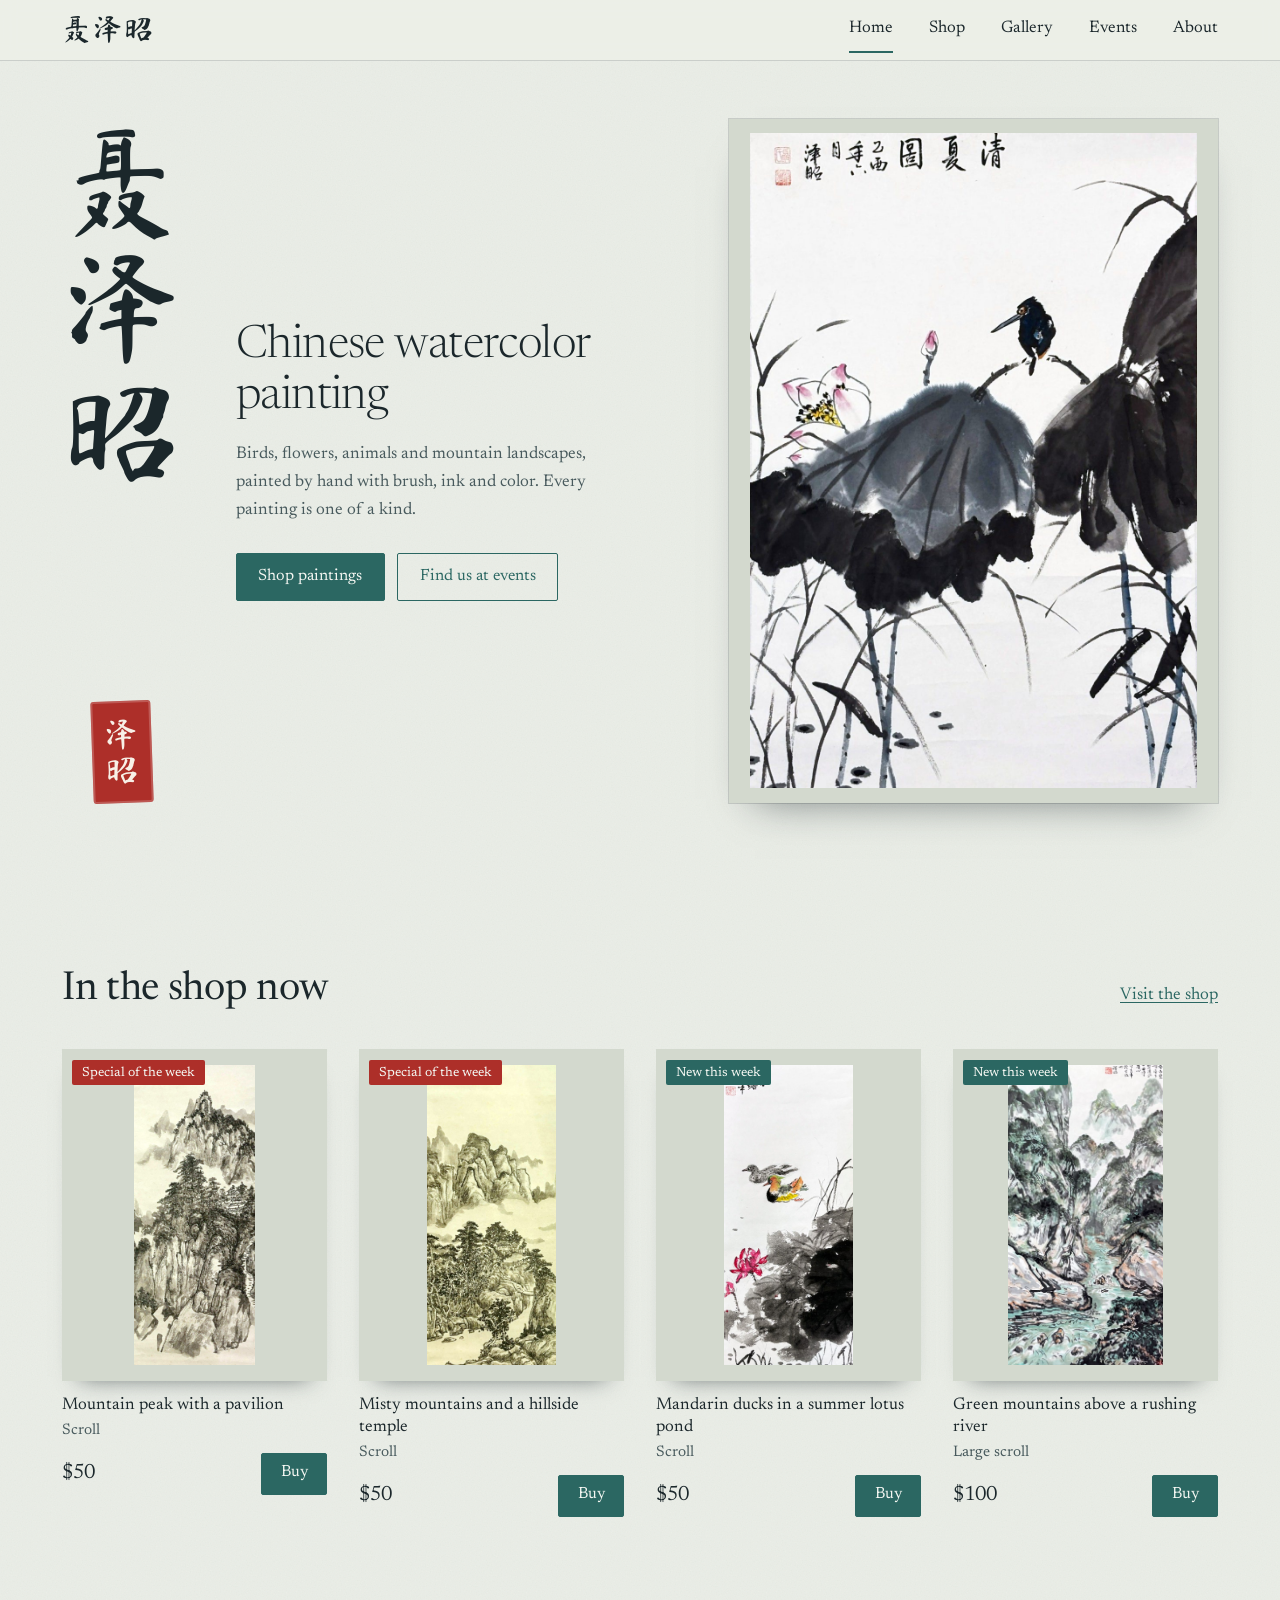
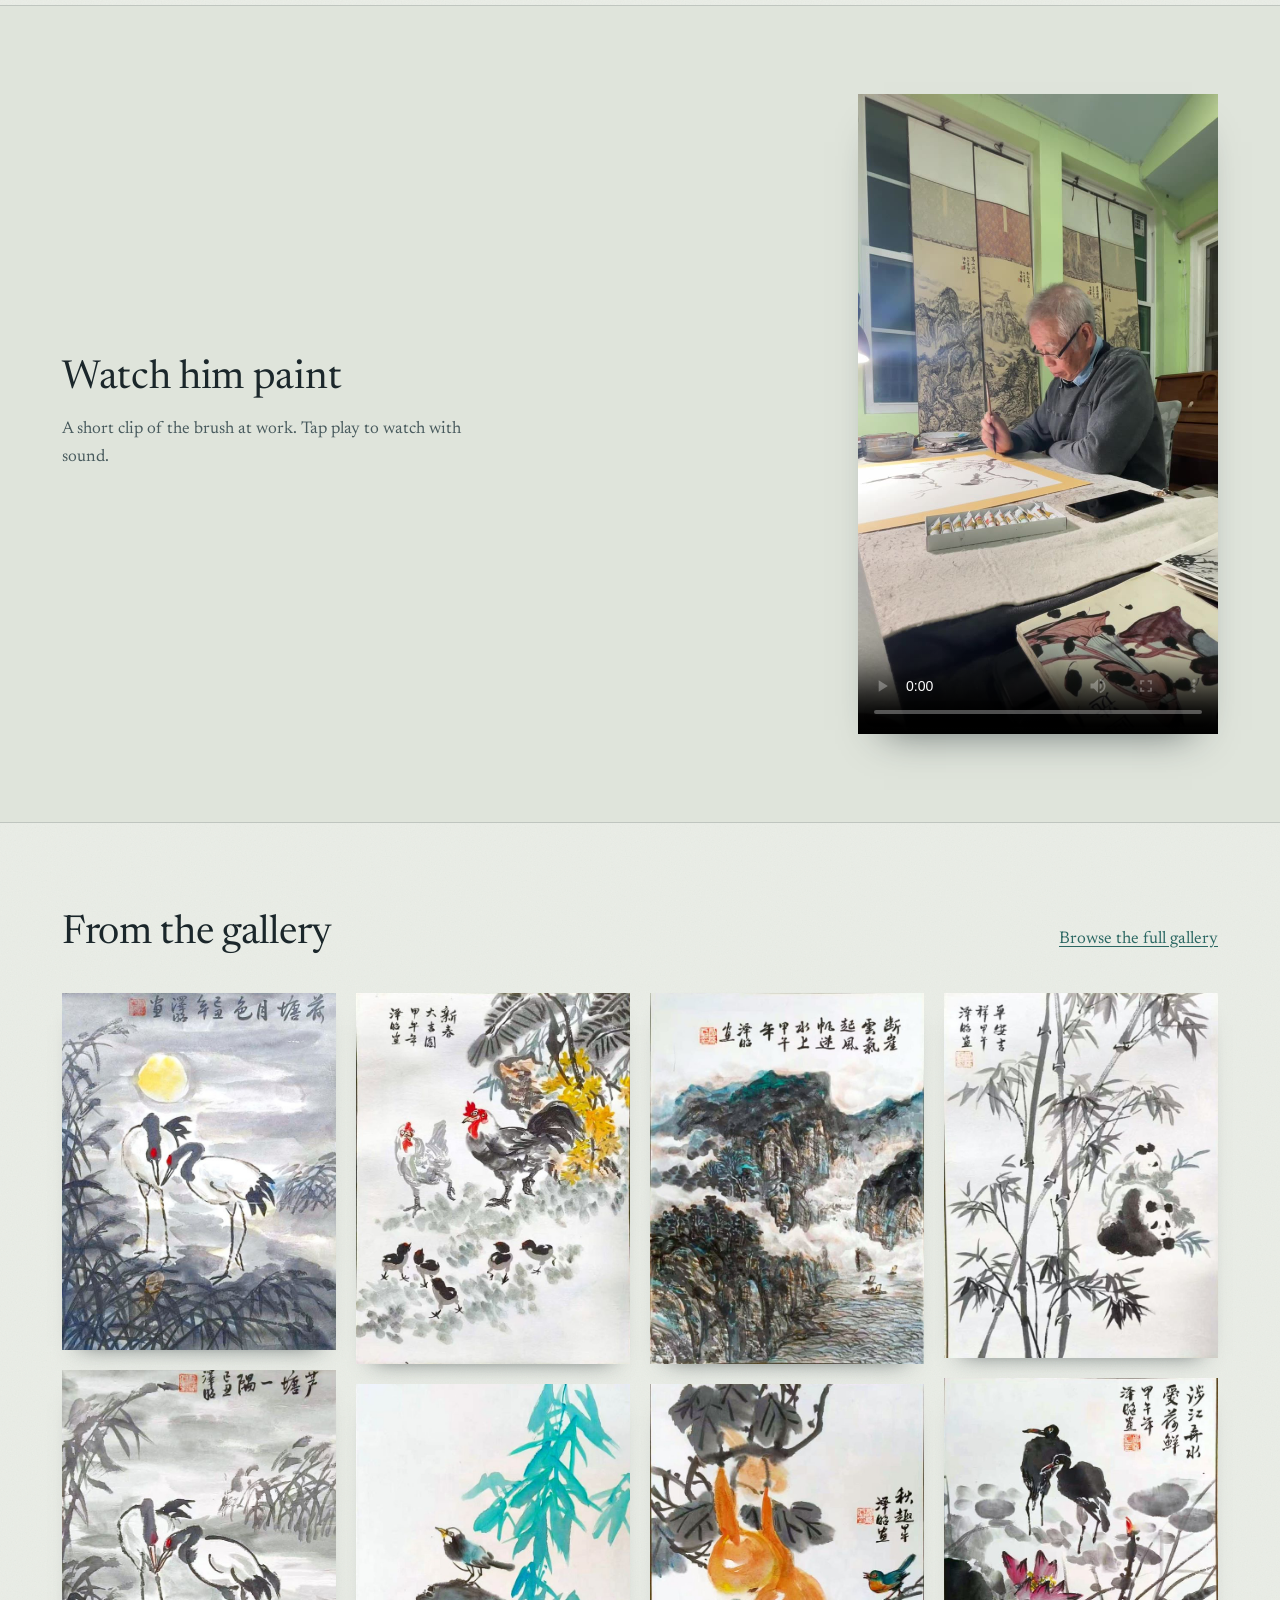
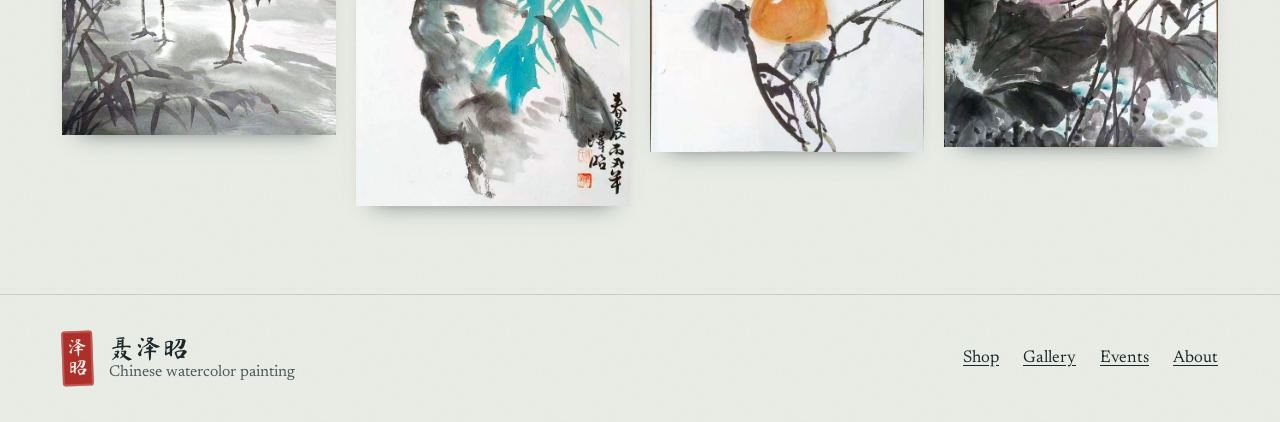
<file: index.html>
<!doctype html>
<html lang="en">
<head>
<meta charset="utf-8">
<meta name="viewport" content="width=device-width, initial-scale=1, viewport-fit=cover">
<title>聂泽昭 – Chinese watercolor painting</title>
<meta name="description" content="Original Chinese watercolor paintings by 聂泽昭 (Nie Zezhao): birds, flowers, animals and landscapes, painted by hand. New paintings every week, shipped within the US for a flat $12.">
<meta name="theme-color" content="#ecefe8">
<meta property="og:type" content="website">
<meta property="og:title" content="聂泽昭 – Chinese watercolor painting">
<meta property="og:description" content="Original Chinese watercolor paintings by 聂泽昭 (Nie Zezhao): birds, flowers, animals and landscapes, painted by hand. New paintings every week, shipped within the US for a flat $12.">
<link rel="icon" href="favicon.svg" type="image/svg+xml">
<link rel="apple-touch-icon" href="apple-touch-icon.png">
<link rel="preconnect" href="https://fonts.googleapis.com">
<link rel="preconnect" href="https://fonts.gstatic.com" crossorigin>
<link rel="stylesheet" href="https://fonts.googleapis.com/css2?family=Newsreader:ital,opsz,wght@0,6..72,300..600;1,6..72,300..600&display=swap">
<link rel="stylesheet" href="https://fonts.googleapis.com/css2?family=Ma+Shan+Zheng&text=%E8%81%82%E6%B3%BD%E6%98%AD%E5%B7%B2%E5%94%AE&display=swap">
<link rel="stylesheet" href="style.css">
</head>
<body>
<a class="skip" href="#main">Skip to content</a>
<header class="site-header">
  <div class="wrap">
    <a class="brand" href="index.html" lang="zh" aria-label="聂泽昭, home">聂泽昭</a>
    <nav class="nav" aria-label="Main">
      <a href="index.html" aria-current="page">Home</a>
      <a href="shop.html">Shop</a>
      <a href="gallery.html">Gallery</a>
      <a href="events.html">Events</a>
      <a href="about.html">About</a>
    </nav>
  </div>
</header>
<main id="main">
  <section class="hero" aria-label="Introduction">
    <div class="wrap">
      <div class="hero-grid">
        <div class="hero-name">
          <h1 class="name-v" lang="zh"><span class="chars" aria-hidden="true"><span>聂</span><span>泽</span><span>昭</span></span><span class="sr">聂泽昭 (Nie Zezhao), Chinese watercolor painting</span></h1>
          <span class="seal seal-lg" lang="zh" aria-hidden="true"><span>泽</span><span>昭</span></span>
        </div>
        <div class="hero-copy">
          <p class="descriptor">Chinese watercolor painting</p>
          <p class="lead">Birds, flowers, animals and mountain landscapes, painted by hand with brush, ink and color. Every painting is one of a kind.</p>
          <div class="actions">
            <a class="btn btn-solid" href="shop.html">Shop paintings</a>
            <a class="btn btn-line" href="events.html">Find us at events</a>
          </div>
        </div>
        <div class="frame">
          <div class="frame-stack">
            <img class="is-on" src="full-n07.jpg" fetchpriority="high" decoding="async" alt="Kingfisher among lotus leaves">
            <img data-src="full-2338.jpg" decoding="async" alt="Steep green gorge with mist and a small boat">
            <img data-src="full-n05.jpg" decoding="async" alt="Boats in a misty river gorge">
            <img data-src="full-2335.jpg" decoding="async" alt="Golden gourds on a vine with a small blue bird">
            <img data-src="full-2354.jpg" decoding="async" alt="Bird on a rock beneath teal bamboo leaves">
          </div>
        </div>
      </div>
    </div>
  </section>

  <section class="band" aria-labelledby="new-h">
    <div class="wrap">
      <div class="section-head">
        <h2 id="new-h">In the shop now</h2>
        <a href="shop.html">Visit the shop</a>
      </div>
      <div class="product-grid" id="new-grid" data-lightbox></div>
    </div>
  </section>

  <section class="band band-deep" aria-labelledby="watch-h">
    <div class="wrap watch">
      <div>
        <h2 id="watch-h">Watch him paint</h2>
        <p>A short clip of the brush at work. Tap play to watch with sound.</p>
      </div>
      <div class="video-frame">
        <video controls playsinline preload="metadata" poster="poster.jpg">
          <source src="painting.mp4" type="video/mp4">
          Your browser can't play this video.
        </video>
      </div>
    </div>
  </section>

  <section class="band" aria-labelledby="sel-h">
    <div class="wrap">
      <div class="section-head">
        <h2 id="sel-h">From the gallery</h2>
        <a href="gallery.html">Browse the full gallery</a>
      </div>
      <div class="masonry" data-cols="2,3,4" data-lightbox>
        <figure class="art"><a href="full-2362.jpg"><img src="thumb-2362.jpg" width="640" height="834" loading="lazy" decoding="async" alt="Two cranes in reeds before a golden moon"></a></figure>
        <figure class="art"><a href="full-2331.jpg"><img src="thumb-2331.jpg" width="640" height="867" loading="lazy" decoding="async" alt="Rooster, hen and chicks among yellow blossoms"></a></figure>
        <figure class="art"><a href="full-2338.jpg"><img src="thumb-2338.jpg" width="640" height="866" loading="lazy" decoding="async" alt="Steep green gorge with mist and a small boat"></a></figure>
        <figure class="art"><a href="full-2330.jpg"><img src="thumb-2330.jpg" width="640" height="853" loading="lazy" decoding="async" alt="Panda among bamboo"></a></figure>
        <figure class="art"><a href="full-2342.jpg"><img src="thumb-2342.jpg" width="640" height="853" loading="lazy" decoding="async" alt="Two red-crowned cranes standing among reeds"></a></figure>
        <figure class="art"><a href="full-2349.jpg"><img src="thumb-2349.jpg" width="640" height="861" loading="lazy" decoding="async" alt="Two herons among lotus flowers"></a></figure>
        <figure class="art"><a href="full-2335.jpg"><img src="thumb-2335.jpg" width="640" height="861" loading="lazy" decoding="async" alt="Golden gourds on a vine with a small blue bird"></a></figure>
        <figure class="art"><a href="full-2354.jpg"><img src="thumb-2354.jpg" width="640" height="986" loading="lazy" decoding="async" alt="Bird on a rock beneath teal bamboo leaves"></a></figure>
      </div>
    </div>
  </section>
</main>
<footer class="site-footer">
  <div class="wrap footer-grid">
    <div class="footer-id">
      <span class="seal seal-sm" lang="zh" aria-hidden="true"><span>泽</span><span>昭</span></span>
      <p><strong lang="zh">聂泽昭</strong>Chinese watercolor painting</p>
    </div>
    <nav class="footer-nav" aria-label="Footer">
      <a href="shop.html">Shop</a>
      <a href="gallery.html">Gallery</a>
      <a href="events.html">Events</a>
      <a href="about.html">About</a>
    </nav>
    <p class="footer-note" data-site="charity" hidden></p>
  </div>
</footer>
<script src="site-config.js"></script>
<script src="shop-data.js"></script>
<script src="main.js"></script>
</body>
</html>
</file>
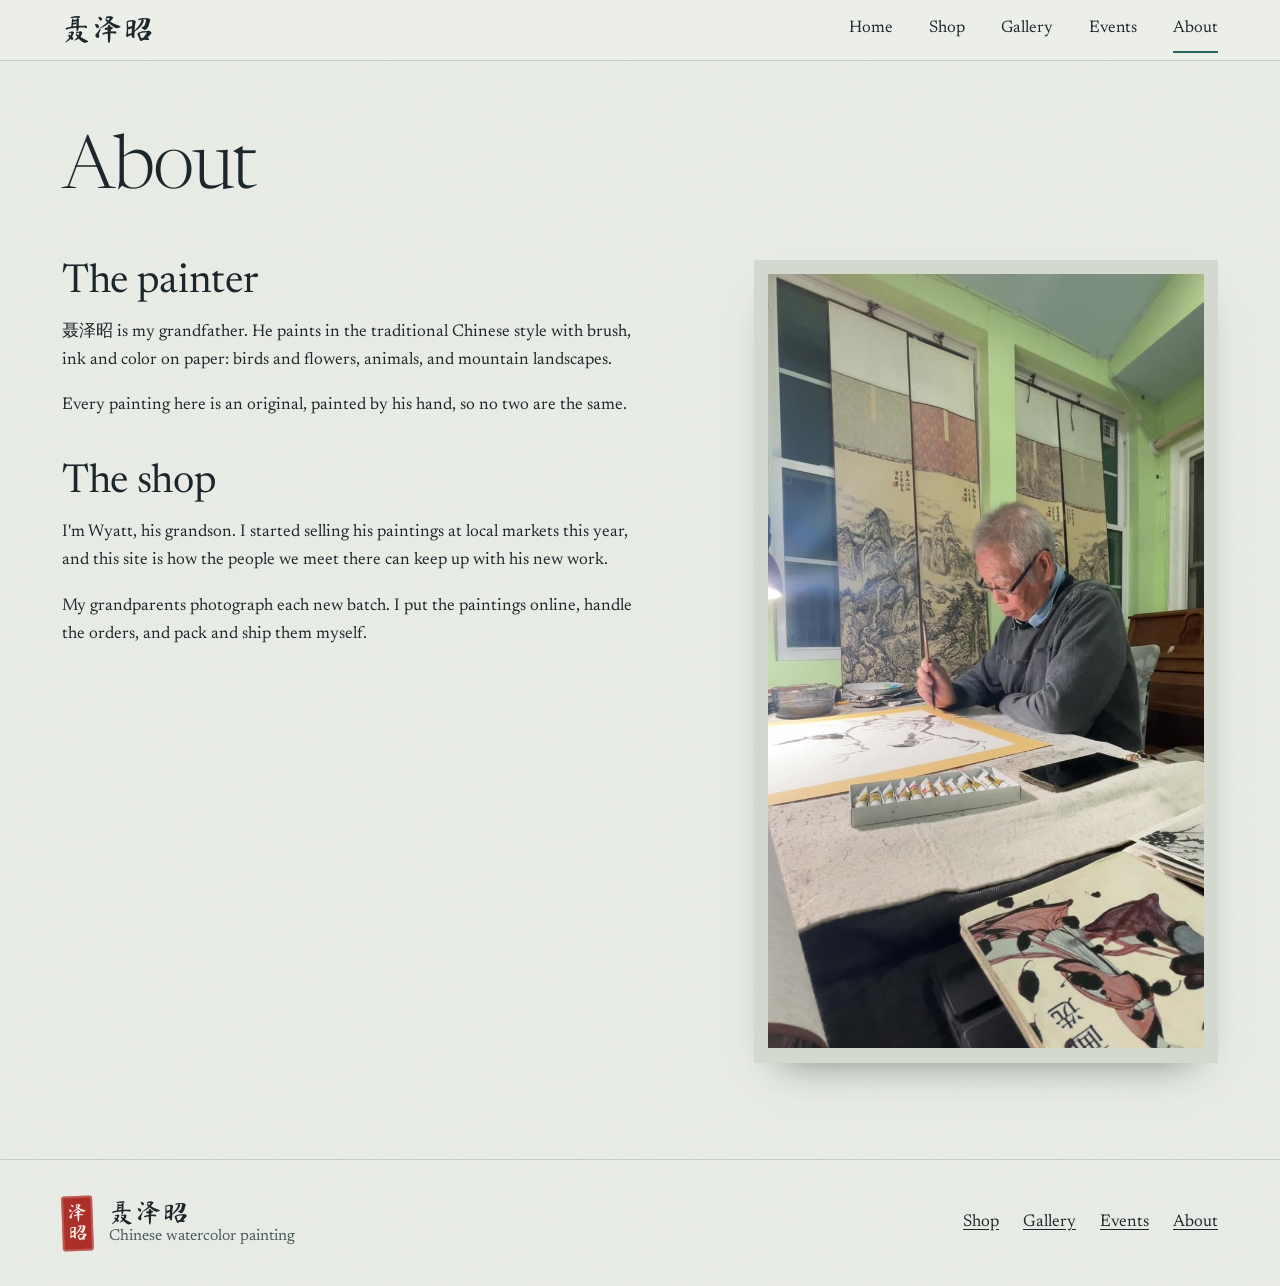
<file: about.html>
<!doctype html>
<html lang="en">
<head>
<meta charset="utf-8">
<meta name="viewport" content="width=device-width, initial-scale=1, viewport-fit=cover">
<title>About – 聂泽昭</title>
<meta name="description" content="The story behind the paintings: 聂泽昭 paints in the traditional Chinese style, and his grandson runs the shop.">
<meta name="theme-color" content="#ecefe8">
<meta property="og:type" content="website">
<meta property="og:title" content="About – 聂泽昭">
<meta property="og:description" content="The story behind the paintings: 聂泽昭 paints in the traditional Chinese style, and his grandson runs the shop.">
<link rel="icon" href="favicon.svg" type="image/svg+xml">
<link rel="apple-touch-icon" href="apple-touch-icon.png">
<link rel="preconnect" href="https://fonts.googleapis.com">
<link rel="preconnect" href="https://fonts.gstatic.com" crossorigin>
<link rel="stylesheet" href="https://fonts.googleapis.com/css2?family=Newsreader:ital,opsz,wght@0,6..72,300..600;1,6..72,300..600&display=swap">
<link rel="stylesheet" href="https://fonts.googleapis.com/css2?family=Ma+Shan+Zheng&text=%E8%81%82%E6%B3%BD%E6%98%AD%E5%B7%B2%E5%94%AE&display=swap">
<link rel="stylesheet" href="style.css">
</head>
<body>
<a class="skip" href="#main">Skip to content</a>
<header class="site-header">
  <div class="wrap">
    <a class="brand" href="index.html" lang="zh" aria-label="聂泽昭, home">聂泽昭</a>
    <nav class="nav" aria-label="Main">
      <a href="index.html">Home</a>
      <a href="shop.html">Shop</a>
      <a href="gallery.html">Gallery</a>
      <a href="events.html">Events</a>
      <a href="about.html" aria-current="page">About</a>
    </nav>
  </div>
</header>
<main id="main">
  <div class="wrap page-head">
    <h1 class="page-title">About</h1>
  </div>
  <div class="wrap events-body">
    <div class="about-grid">
      <div class="prose">
        <h2>The painter</h2>
        <p><span lang="zh">聂泽昭</span> is my grandfather. He paints in the traditional Chinese style with brush, ink and color on paper: birds and flowers, animals, and mountain landscapes.</p>
        <p>Every painting here is an original, painted by his hand, so no two are the same.</p>
        <h2>The shop</h2>
        <p>I'm Wyatt, his grandson. I started selling his paintings at local markets this year, and this site is how the people we meet there can keep up with his new work.</p>
        <p>My grandparents photograph each new batch. I put the paintings online, handle the orders, and pack and ship them myself.</p>
        <div data-site="charity-block" hidden>
          <h2>Giving back</h2>
          <div class="charity-box"><p data-site="charity" hidden></p></div>
        </div>
        <p data-site="contact" hidden></p>
      </div>
      <figure class="about-art" style="margin:0">
        <img src="poster.jpg" width="720" height="1280" alt="聂泽昭 painting at his table">
      </figure>
    </div>
  </div>
</main>
<footer class="site-footer">
  <div class="wrap footer-grid">
    <div class="footer-id">
      <span class="seal seal-sm" lang="zh" aria-hidden="true"><span>泽</span><span>昭</span></span>
      <p><strong lang="zh">聂泽昭</strong>Chinese watercolor painting</p>
    </div>
    <nav class="footer-nav" aria-label="Footer">
      <a href="shop.html">Shop</a>
      <a href="gallery.html">Gallery</a>
      <a href="events.html">Events</a>
      <a href="about.html">About</a>
    </nav>
    <p class="footer-note" data-site="charity" hidden></p>
  </div>
</footer>
<script src="site-config.js"></script>
<script src="main.js"></script>
</body>
</html>
</file>
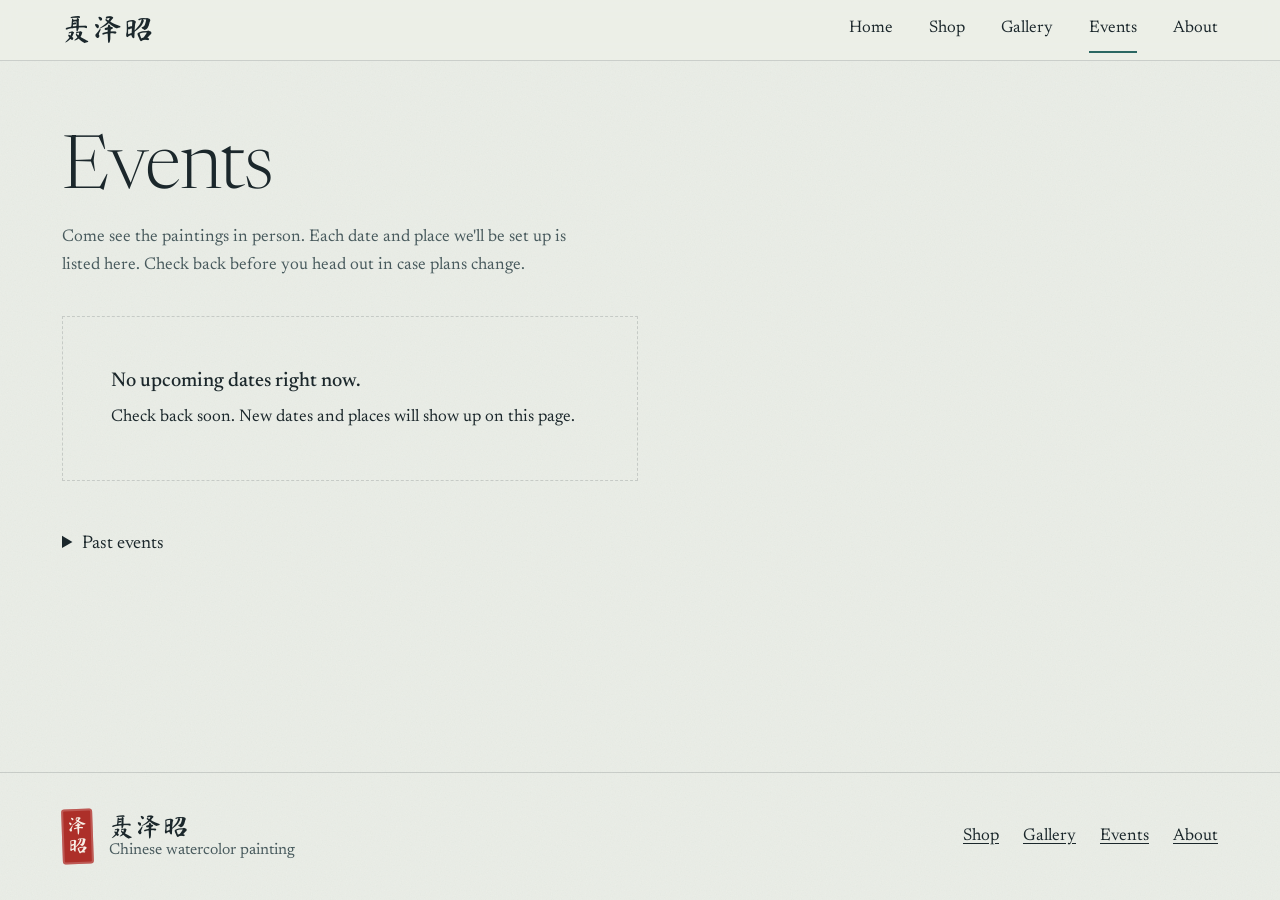
<file: events.html>
<!doctype html>
<html lang="en">
<head>
<meta charset="utf-8">
<meta name="viewport" content="width=device-width, initial-scale=1, viewport-fit=cover">
<title>Events – 聂泽昭</title>
<meta name="description" content="Where to meet 聂泽昭 and see the paintings in person: dates and places for upcoming events.">
<meta name="theme-color" content="#ecefe8">
<meta property="og:type" content="website">
<meta property="og:title" content="Events – 聂泽昭">
<meta property="og:description" content="Where to meet 聂泽昭 and see the paintings in person: dates and places for upcoming events.">
<link rel="icon" href="favicon.svg" type="image/svg+xml">
<link rel="apple-touch-icon" href="apple-touch-icon.png">
<link rel="preconnect" href="https://fonts.googleapis.com">
<link rel="preconnect" href="https://fonts.gstatic.com" crossorigin>
<link rel="stylesheet" href="https://fonts.googleapis.com/css2?family=Newsreader:ital,opsz,wght@0,6..72,300..600;1,6..72,300..600&display=swap">
<link rel="stylesheet" href="https://fonts.googleapis.com/css2?family=Ma+Shan+Zheng&text=%E8%81%82%E6%B3%BD%E6%98%AD%E5%B7%B2%E5%94%AE&display=swap">
<link rel="stylesheet" href="style.css">
</head>
<body>
<a class="skip" href="#main">Skip to content</a>
<header class="site-header">
  <div class="wrap">
    <a class="brand" href="index.html" lang="zh" aria-label="聂泽昭, home">聂泽昭</a>
    <nav class="nav" aria-label="Main">
      <a href="index.html">Home</a>
      <a href="shop.html">Shop</a>
      <a href="gallery.html">Gallery</a>
      <a href="events.html" aria-current="page">Events</a>
      <a href="about.html">About</a>
    </nav>
  </div>
</header>
<main id="main">
  <div class="wrap page-head">
    <h1 class="page-title">Events</h1>
    <p class="page-intro">Come see the paintings in person. Each date and place we'll be set up is listed here. Check back before you head out in case plans change.</p>
  </div>
  <div class="wrap events-body">
    <div id="events-holder">
      <ol class="events" id="events"></ol>
    </div>
  </div>
</main>
<footer class="site-footer">
  <div class="wrap footer-grid">
    <div class="footer-id">
      <span class="seal seal-sm" lang="zh" aria-hidden="true"><span>泽</span><span>昭</span></span>
      <p><strong lang="zh">聂泽昭</strong>Chinese watercolor painting</p>
    </div>
    <nav class="footer-nav" aria-label="Footer">
      <a href="shop.html">Shop</a>
      <a href="gallery.html">Gallery</a>
      <a href="events.html">Events</a>
      <a href="about.html">About</a>
    </nav>
    <p class="footer-note" data-site="charity" hidden></p>
  </div>
</footer>
<script src="site-config.js"></script>
<script src="events-data.js"></script>
<script src="main.js"></script>
</body>
</html>
</file>
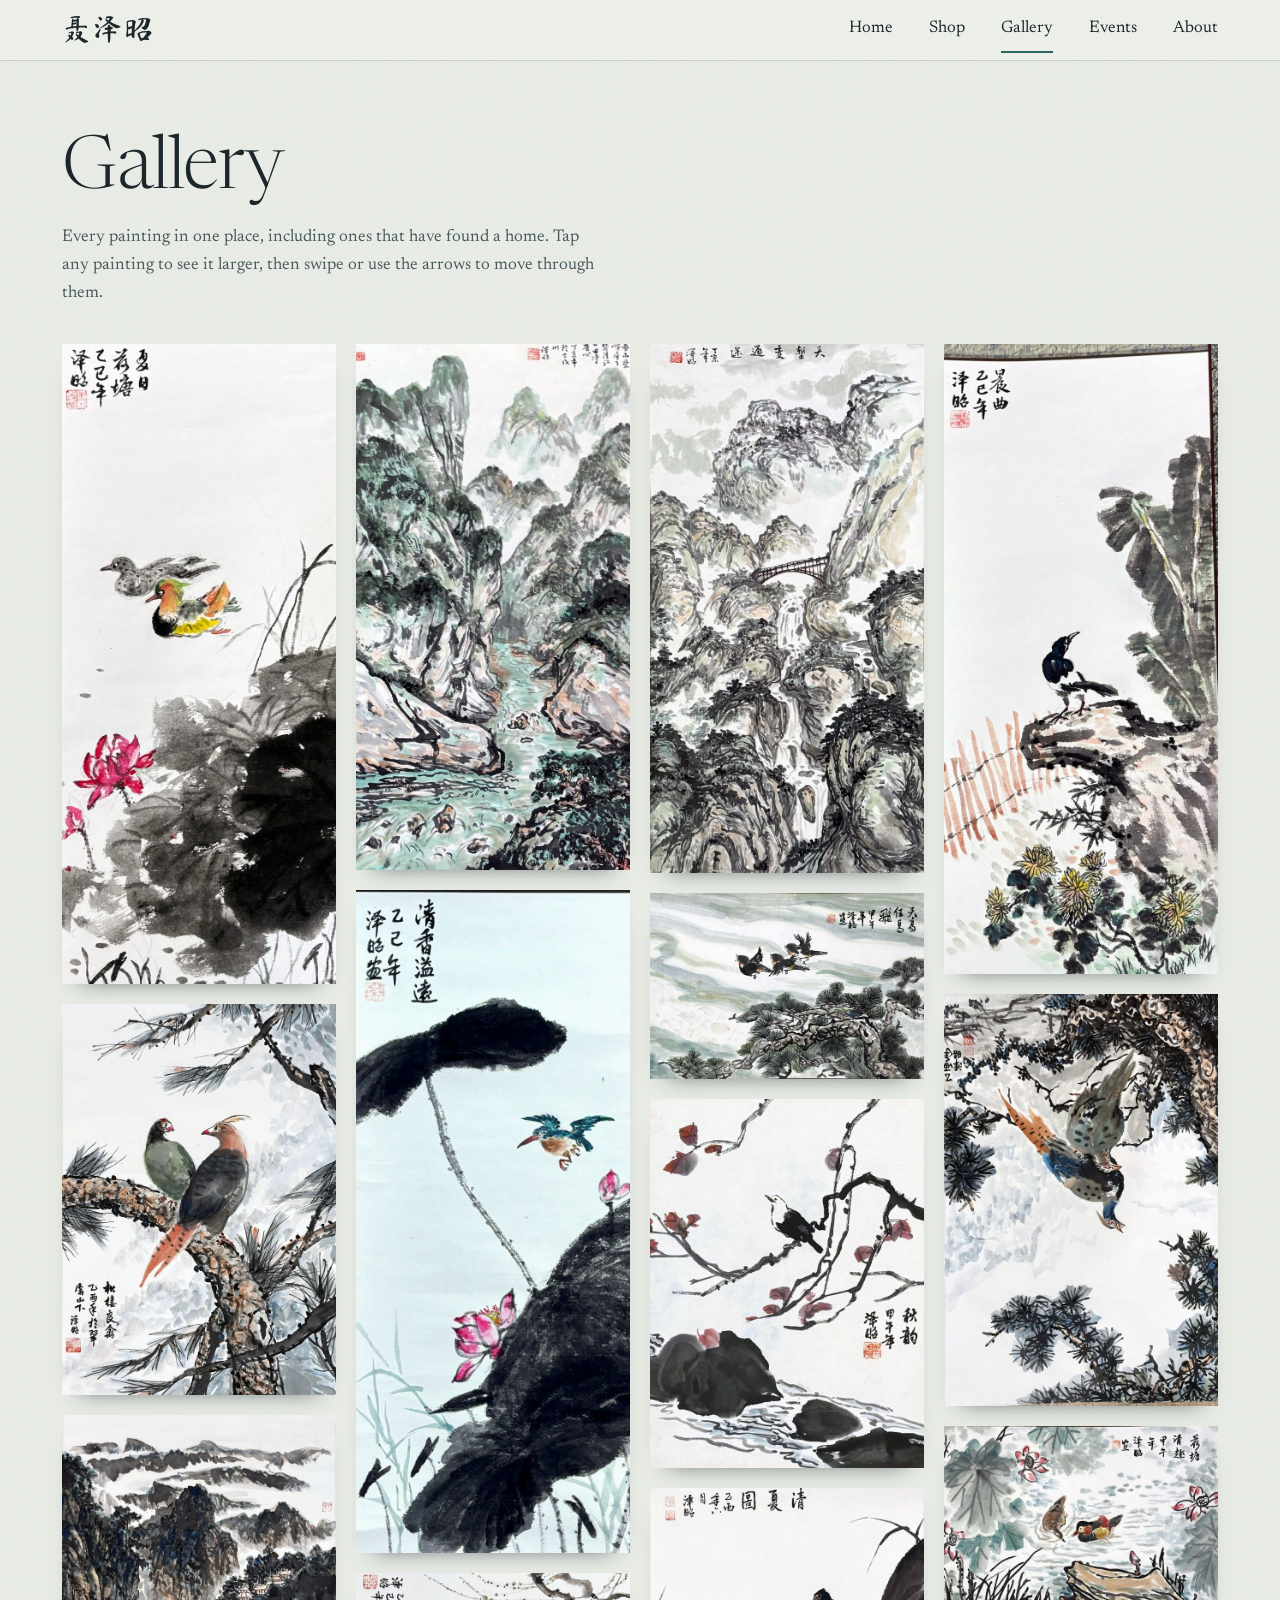
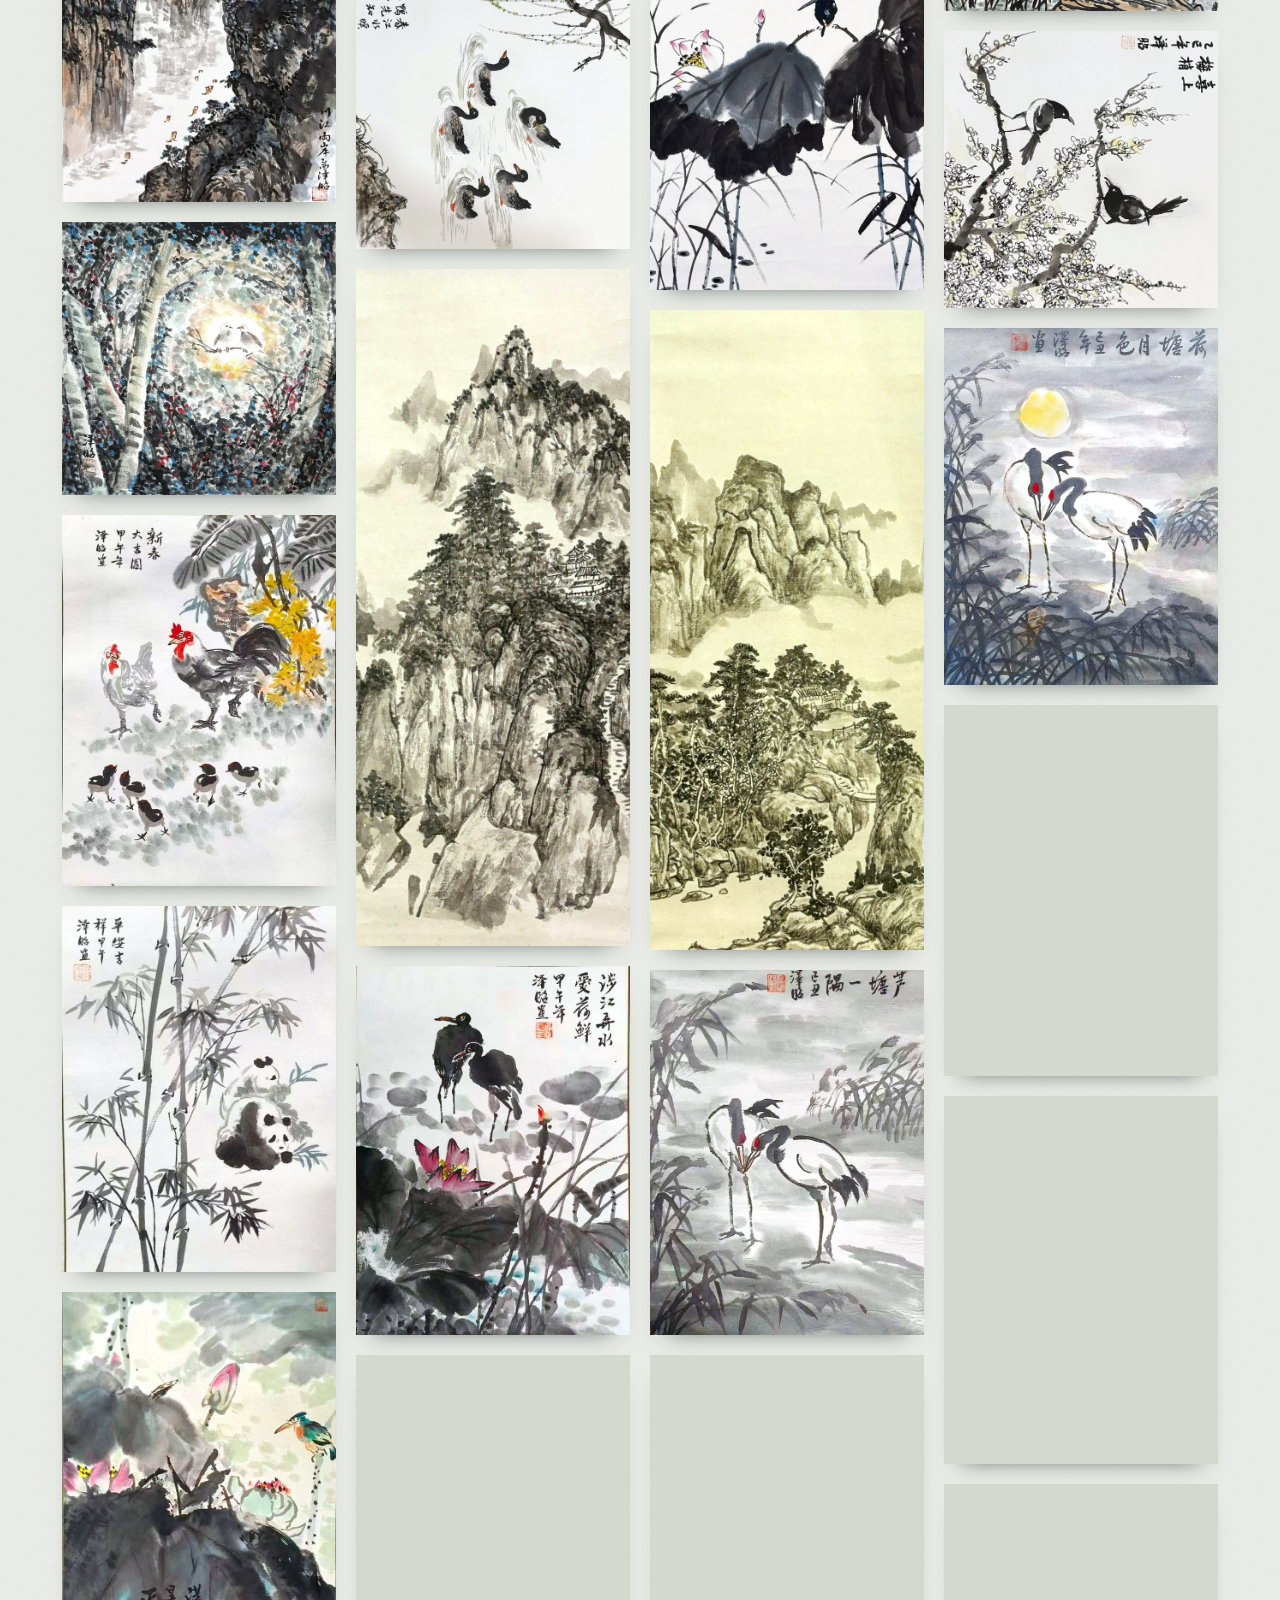
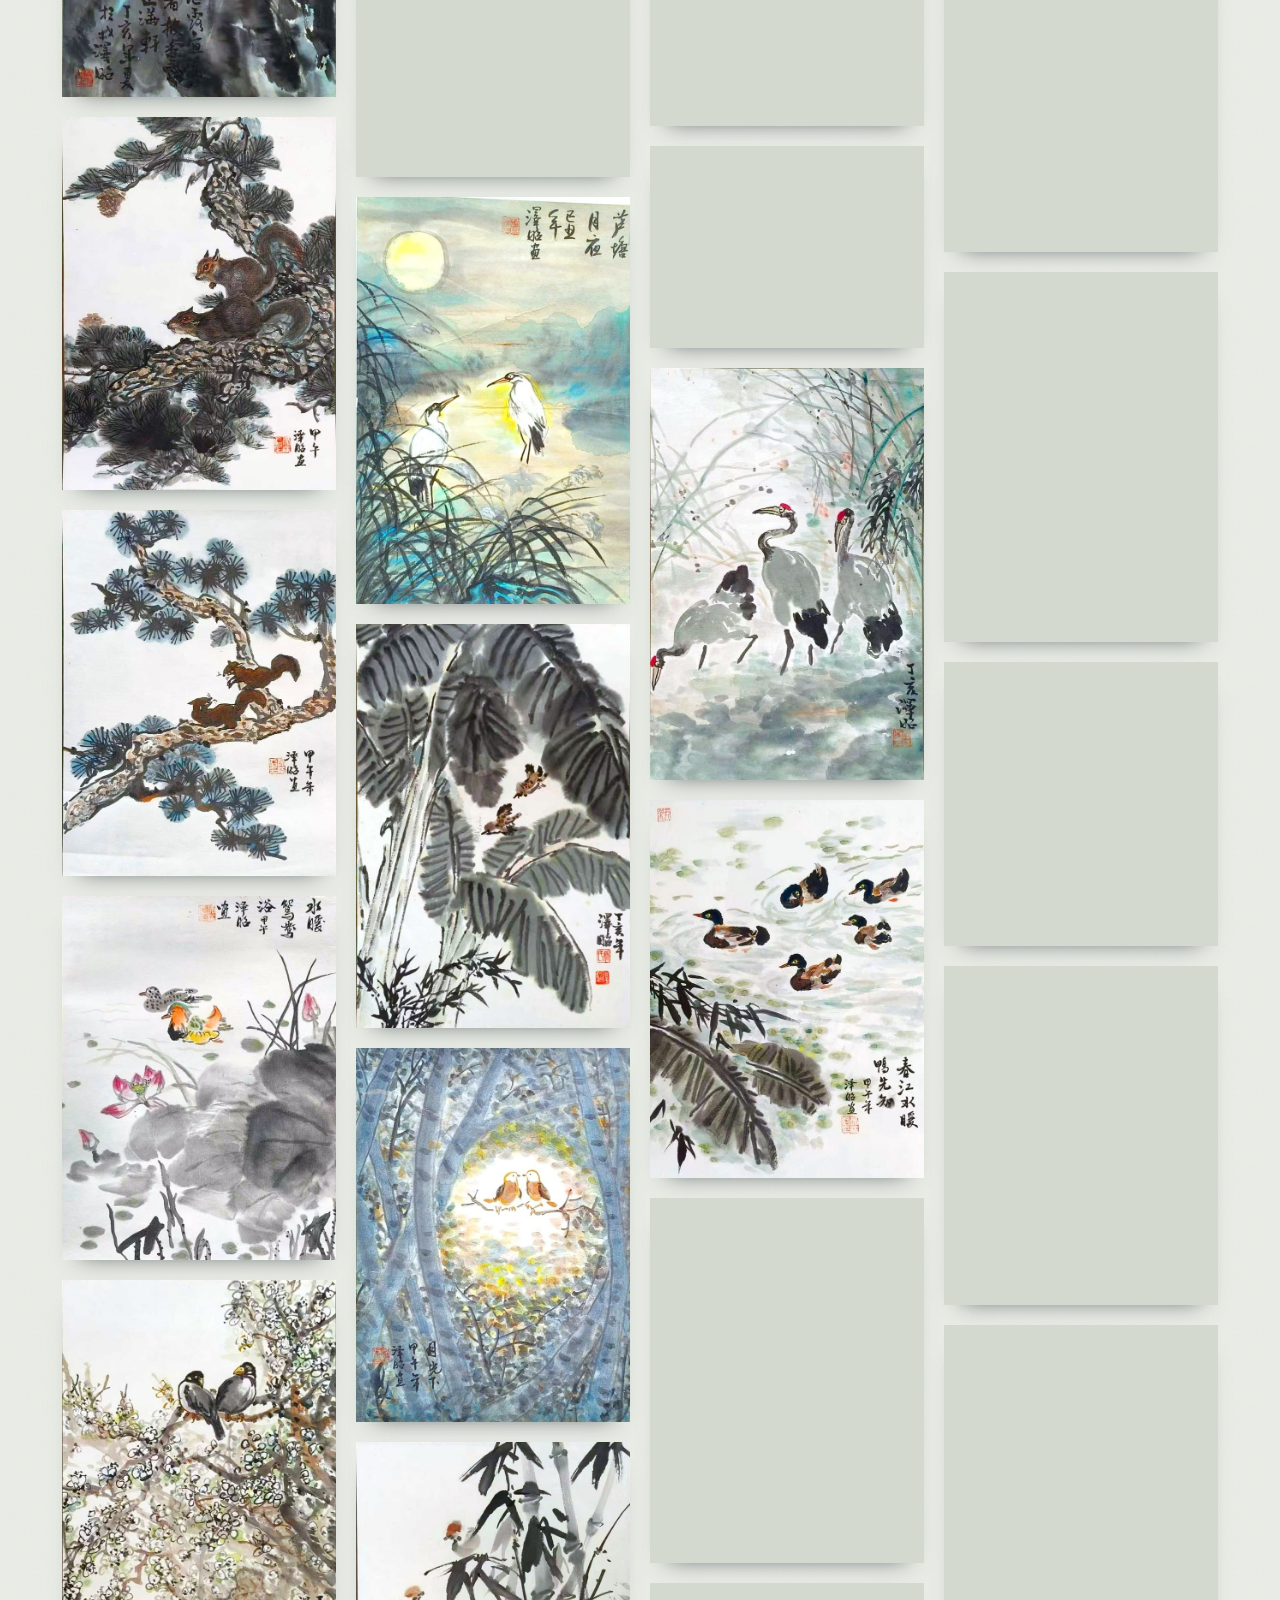
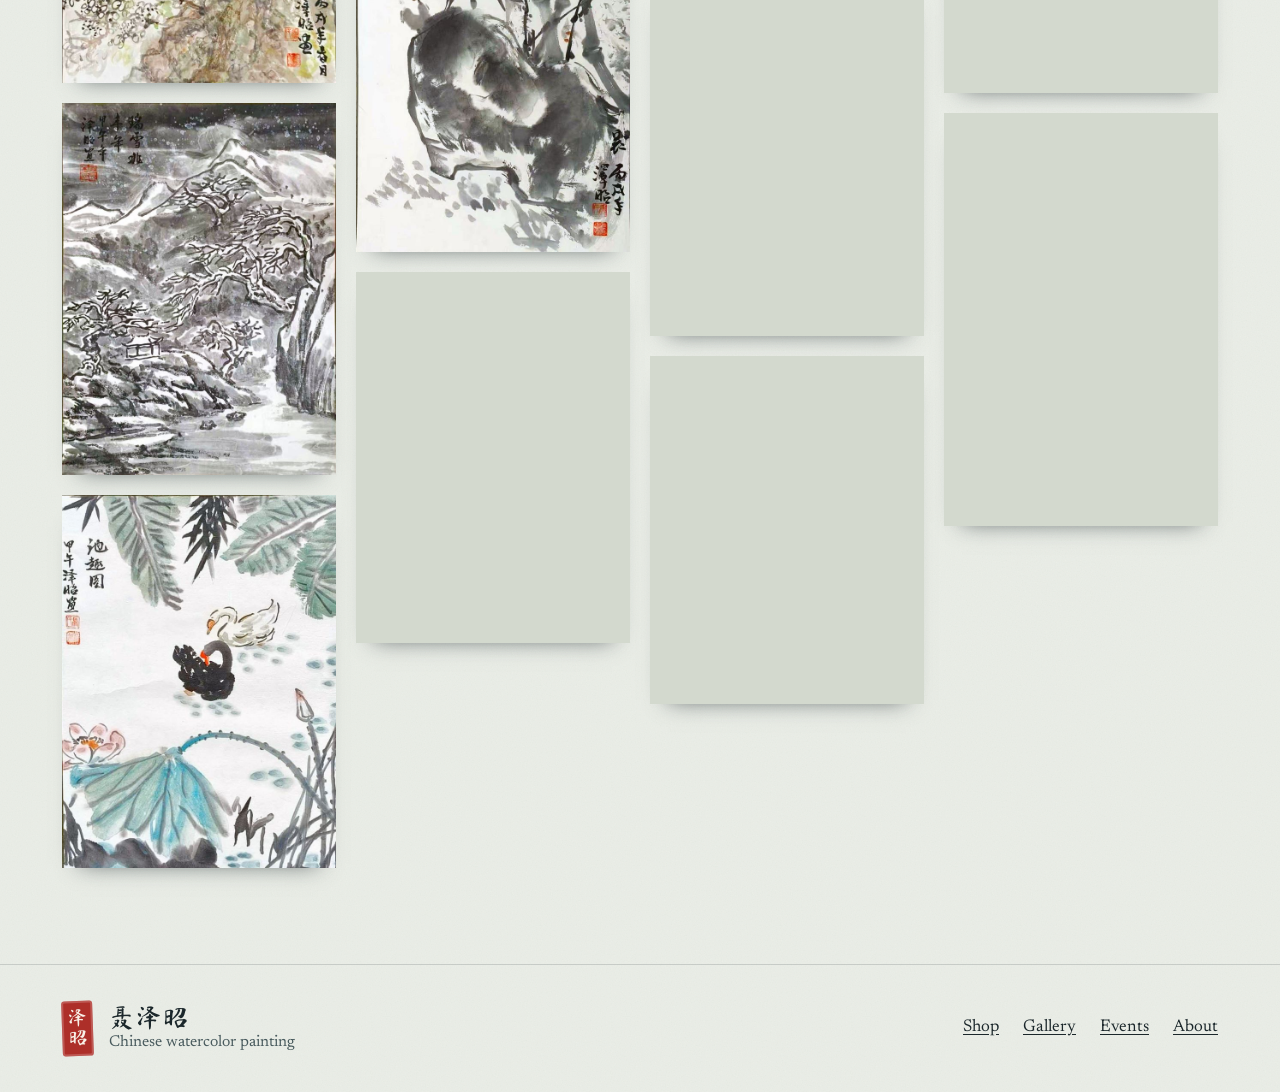
<file: gallery.html>
<!doctype html>
<html lang="en">
<head>
<meta charset="utf-8">
<meta name="viewport" content="width=device-width, initial-scale=1, viewport-fit=cover">
<title>Gallery – 聂泽昭</title>
<meta name="description" content="Every Chinese watercolor painting by 聂泽昭 in one place. Tap any painting to see it larger.">
<meta name="theme-color" content="#ecefe8">
<meta property="og:type" content="website">
<meta property="og:title" content="Gallery – 聂泽昭">
<meta property="og:description" content="Every Chinese watercolor painting by 聂泽昭 in one place. Tap any painting to see it larger.">
<link rel="icon" href="favicon.svg" type="image/svg+xml">
<link rel="apple-touch-icon" href="apple-touch-icon.png">
<link rel="preconnect" href="https://fonts.googleapis.com">
<link rel="preconnect" href="https://fonts.gstatic.com" crossorigin>
<link rel="stylesheet" href="https://fonts.googleapis.com/css2?family=Newsreader:ital,opsz,wght@0,6..72,300..600;1,6..72,300..600&display=swap">
<link rel="stylesheet" href="https://fonts.googleapis.com/css2?family=Ma+Shan+Zheng&text=%E8%81%82%E6%B3%BD%E6%98%AD%E5%B7%B2%E5%94%AE&display=swap">
<link rel="stylesheet" href="style.css">
</head>
<body>
<a class="skip" href="#main">Skip to content</a>
<header class="site-header">
  <div class="wrap">
    <a class="brand" href="index.html" lang="zh" aria-label="聂泽昭, home">聂泽昭</a>
    <nav class="nav" aria-label="Main">
      <a href="index.html">Home</a>
      <a href="shop.html">Shop</a>
      <a href="gallery.html" aria-current="page">Gallery</a>
      <a href="events.html">Events</a>
      <a href="about.html">About</a>
    </nav>
  </div>
</header>
<main id="main">
  <div class="wrap page-head">
    <h1 class="page-title">Gallery</h1>
    <p class="page-intro">Every painting in one place, including ones that have found a home. Tap any painting to see it larger, then swipe or use the arrows to move through them.</p>
  </div>
  <div class="wrap gallery-body">
    <div class="masonry" data-cols="2,3,4" data-lightbox>
      <figure class="art"><a href="full-n13.jpg"><img src="thumb-n13.jpg" width="640" height="1495" loading="lazy" decoding="async" alt="Mandarin ducks in a summer lotus pond"></a></figure>
      <figure class="art"><a href="full-n14.jpg"><img src="thumb-n14.jpg" width="640" height="1229" loading="lazy" decoding="async" alt="Green mountains above a rushing river"></a></figure>
      <figure class="art"><a href="full-n15.jpg"><img src="thumb-n15.jpg" width="640" height="1236" loading="lazy" decoding="async" alt="Waterfall and bridge between mountain peaks"></a></figure>
      <figure class="art"><a href="full-n16.jpg"><img src="thumb-n16.jpg" width="640" height="1472" loading="lazy" decoding="async" alt="Magpie on a rock with chrysanthemums"></a></figure>
      <figure class="art"><a href="full-n17.jpg"><img src="thumb-n17.jpg" width="620" height="1500" loading="lazy" decoding="async" alt="Kingfisher in flight over lotus"></a></figure>
      <figure class="art"><a href="full-n01.jpg"><img src="thumb-n01.jpg" width="640" height="435" loading="lazy" decoding="async" alt="Three birds flying over pines"></a></figure>
      <figure class="art"><a href="full-n02.jpg"><img src="thumb-n02.jpg" width="640" height="962" loading="lazy" decoding="async" alt="Pheasants among pines"></a></figure>
      <figure class="art"><a href="full-n03.jpg"><img src="thumb-n03.jpg" width="640" height="913" loading="lazy" decoding="async" alt="Pheasants on a pine branch"></a></figure>
      <figure class="art"><a href="full-n04.jpg"><img src="thumb-n04.jpg" width="640" height="862" loading="lazy" decoding="async" alt="Bird on a branch with autumn leaves"></a></figure>
      <figure class="art"><a href="full-n05.jpg"><img src="thumb-n05.jpg" width="640" height="903" loading="lazy" decoding="async" alt="Boats in a misty river gorge"></a></figure>
      <figure class="art"><a href="full-n06.jpg"><img src="thumb-n06.jpg" width="640" height="432" loading="lazy" decoding="async" alt="Mandarin ducks in a lotus pond"></a></figure>
      <figure class="art"><a href="full-n07.jpg"><img src="thumb-n07.jpg" width="640" height="938" loading="lazy" decoding="async" alt="Kingfisher among lotus leaves"></a></figure>
      <figure class="art"><a href="full-n08.jpg"><img src="thumb-n08.jpg" width="640" height="644" loading="lazy" decoding="async" alt="Ducks swimming under a willow"></a></figure>
      <figure class="art"><a href="full-n09.jpg"><img src="thumb-n09.jpg" width="640" height="647" loading="lazy" decoding="async" alt="Magpies on a blossoming plum branch"></a></figure>
      <figure class="art"><a href="full-n10.jpg"><img src="thumb-n10.jpg" width="640" height="639" loading="lazy" decoding="async" alt="Two birds in a glowing forest"></a></figure>
      <figure class="art"><a href="full-n11.jpg"><img src="thumb-n11.jpg" width="607" height="1500" loading="lazy" decoding="async" alt="Mountain peak with a pavilion"></a></figure>
      <figure class="art"><a href="full-n12.jpg"><img src="thumb-n12.jpg" width="640" height="1495" loading="lazy" decoding="async" alt="Misty mountains and a hillside temple"></a></figure>
      <figure class="art"><a href="full-2362.jpg"><img src="thumb-2362.jpg" width="640" height="834" loading="lazy" decoding="async" alt="Two cranes in reeds before a golden moon"></a></figure>
      <figure class="art"><a href="full-2331.jpg"><img src="thumb-2331.jpg" width="640" height="867" loading="lazy" decoding="async" alt="Rooster, hen and chicks among yellow blossoms"></a></figure>
      <figure class="art"><a href="full-2338.jpg"><img src="thumb-2338.jpg" width="640" height="866" loading="lazy" decoding="async" alt="Steep green gorge with mist and a small boat"></a></figure>
      <figure class="art"><a href="full-2330.jpg"><img src="thumb-2330.jpg" width="640" height="853" loading="lazy" decoding="async" alt="Panda among bamboo"></a></figure>
      <figure class="art"><a href="full-2342.jpg"><img src="thumb-2342.jpg" width="640" height="853" loading="lazy" decoding="async" alt="Two red-crowned cranes standing among reeds"></a></figure>
      <figure class="art"><a href="full-2349.jpg"><img src="thumb-2349.jpg" width="640" height="861" loading="lazy" decoding="async" alt="Two herons among lotus flowers"></a></figure>
      <figure class="art"><a href="full-2335.jpg"><img src="thumb-2335.jpg" width="640" height="861" loading="lazy" decoding="async" alt="Golden gourds on a vine with a small blue bird"></a></figure>
      <figure class="art"><a href="full-2333.jpg"><img src="thumb-2333.jpg" width="640" height="947" loading="lazy" decoding="async" alt="Kingfisher over lotus flowers and dark rocks"></a></figure>
      <figure class="art"><a href="full-2360.jpg"><img src="thumb-2360.jpg" width="640" height="865" loading="lazy" decoding="async" alt="Lotus leaf and seed pod in ink"></a></figure>
      <figure class="art"><a href="full-2354.jpg"><img src="thumb-2354.jpg" width="640" height="986" loading="lazy" decoding="async" alt="Bird on a rock beneath teal bamboo leaves"></a></figure>
      <figure class="art"><a href="full-2341.jpg"><img src="thumb-2341.jpg" width="640" height="859" loading="lazy" decoding="async" alt="Ducks beneath large lotus leaves and a red lotus"></a></figure>
      <figure class="art"><a href="full-2347.jpg"><img src="thumb-2347.jpg" width="640" height="871" loading="lazy" decoding="async" alt="Two squirrels in a pine tree"></a></figure>
      <figure class="art"><a href="full-2358.jpg"><img src="thumb-2358.jpg" width="640" height="473" loading="lazy" decoding="async" alt="Pine-covered mountains with a waterfall"></a></figure>
      <figure class="art"><a href="full-2361.jpg"><img src="thumb-2361.jpg" width="640" height="952" loading="lazy" decoding="async" alt="Egrets in reeds under a full moon"></a></figure>
      <figure class="art"><a href="full-2339.jpg"><img src="thumb-2339.jpg" width="640" height="864" loading="lazy" decoding="async" alt="Purple grapes with a bird perched on a branch"></a></figure>
      <figure class="art"><a href="full-2344.jpg"><img src="thumb-2344.jpg" width="640" height="963" loading="lazy" decoding="async" alt="Three cranes among reeds"></a></figure>
      <figure class="art"><a href="full-2332.jpg"><img src="thumb-2332.jpg" width="640" height="855" loading="lazy" decoding="async" alt="Two squirrels on a pine branch"></a></figure>
      <figure class="art"><a href="full-2366.jpg"><img src="thumb-2366.jpg" width="640" height="664" loading="lazy" decoding="async" alt="Yellow autumn trees above turquoise water"></a></figure>
      <figure class="art"><a href="full-2352.jpg"><img src="thumb-2352.jpg" width="640" height="944" loading="lazy" decoding="async" alt="Sparrows among banana leaves"></a></figure>
      <figure class="art"><a href="full-2348.jpg"><img src="thumb-2348.jpg" width="640" height="883" loading="lazy" decoding="async" alt="Ducks swimming among bamboo and leaves"></a></figure>
      <figure class="art"><a href="full-2340.jpg"><img src="thumb-2340.jpg" width="640" height="850" loading="lazy" decoding="async" alt="Mandarin duck swimming near pink lotus flowers"></a></figure>
      <figure class="art"><a href="full-2355.jpg"><img src="thumb-2355.jpg" width="640" height="792" loading="lazy" decoding="async" alt="Mountain river landscape with a village"></a></figure>
      <figure class="art"><a href="full-2363.jpg"><img src="thumb-2363.jpg" width="640" height="873" loading="lazy" decoding="async" alt="Two birds in a glowing nest inside a hollow tree"></a></figure>
      <figure class="art"><a href="full-2336.jpg"><img src="thumb-2336.jpg" width="640" height="852" loading="lazy" decoding="async" alt="Grapes and a bird on a vine, with a monkey below"></a></figure>
      <figure class="art"><a href="full-2345.jpg"><img src="thumb-2345.jpg" width="640" height="941" loading="lazy" decoding="async" alt="Two birds on a blossoming branch"></a></figure>
      <figure class="art"><a href="full-2350.jpg"><img src="thumb-2350.jpg" width="640" height="859" loading="lazy" decoding="async" alt="River landscape with a bridge and mountains"></a></figure>
      <figure class="art"><a href="full-2351.jpg"><img src="thumb-2351.jpg" width="640" height="958" loading="lazy" decoding="async" alt="Bird on a large rock with bamboo"></a></figure>
      <figure class="art"><a href="full-2343.jpg"><img src="thumb-2343.jpg" width="640" height="823" loading="lazy" decoding="async" alt="Green mountain valley with a small house"></a></figure>
      <figure class="art"><a href="full-2346.jpg"><img src="thumb-2346.jpg" width="640" height="964" loading="lazy" decoding="async" alt="Autumn chrysanthemums and rock"></a></figure>
      <figure class="art"><a href="full-2353.jpg"><img src="thumb-2353.jpg" width="640" height="870" loading="lazy" decoding="async" alt="Snow-covered trees along a mountain stream"></a></figure>
      <figure class="art"><a href="full-2334.jpg"><img src="thumb-2334.jpg" width="640" height="865" loading="lazy" decoding="async" alt="Misty lake with small islands and trees"></a></figure>
      <figure class="art"><a href="full-2337.jpg"><img src="thumb-2337.jpg" width="640" height="815" loading="lazy" decoding="async" alt="Snowy mountain village in a valley"></a></figure>
      <figure class="art"><a href="full-2367.jpg"><img src="thumb-2367.jpg" width="640" height="871" loading="lazy" decoding="async" alt="Black swan and white swan with lotus flowers"></a></figure>
    </div>
  </div>
</main>
<footer class="site-footer">
  <div class="wrap footer-grid">
    <div class="footer-id">
      <span class="seal seal-sm" lang="zh" aria-hidden="true"><span>泽</span><span>昭</span></span>
      <p><strong lang="zh">聂泽昭</strong>Chinese watercolor painting</p>
    </div>
    <nav class="footer-nav" aria-label="Footer">
      <a href="shop.html">Shop</a>
      <a href="gallery.html">Gallery</a>
      <a href="events.html">Events</a>
      <a href="about.html">About</a>
    </nav>
    <p class="footer-note" data-site="charity" hidden></p>
  </div>
</footer>
<script src="site-config.js"></script>
<script src="main.js"></script>
</body>
</html>
</file>
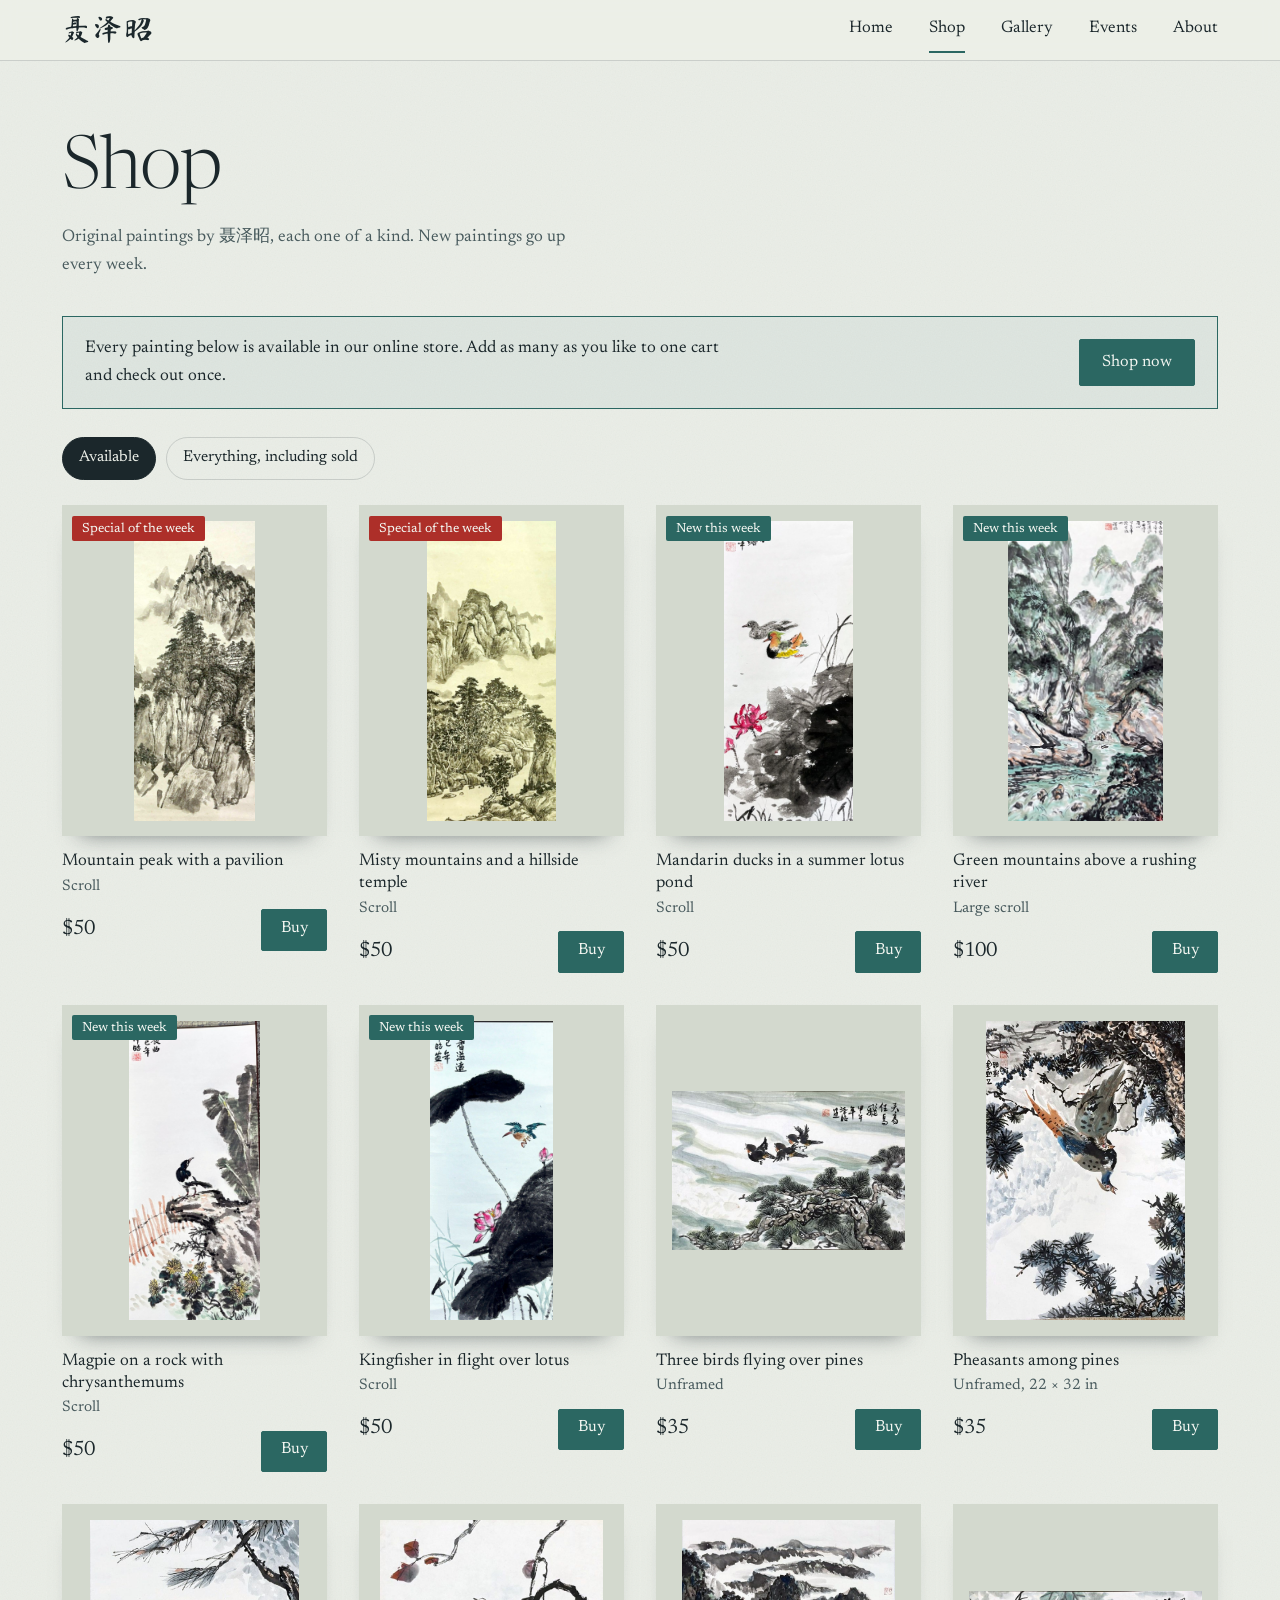
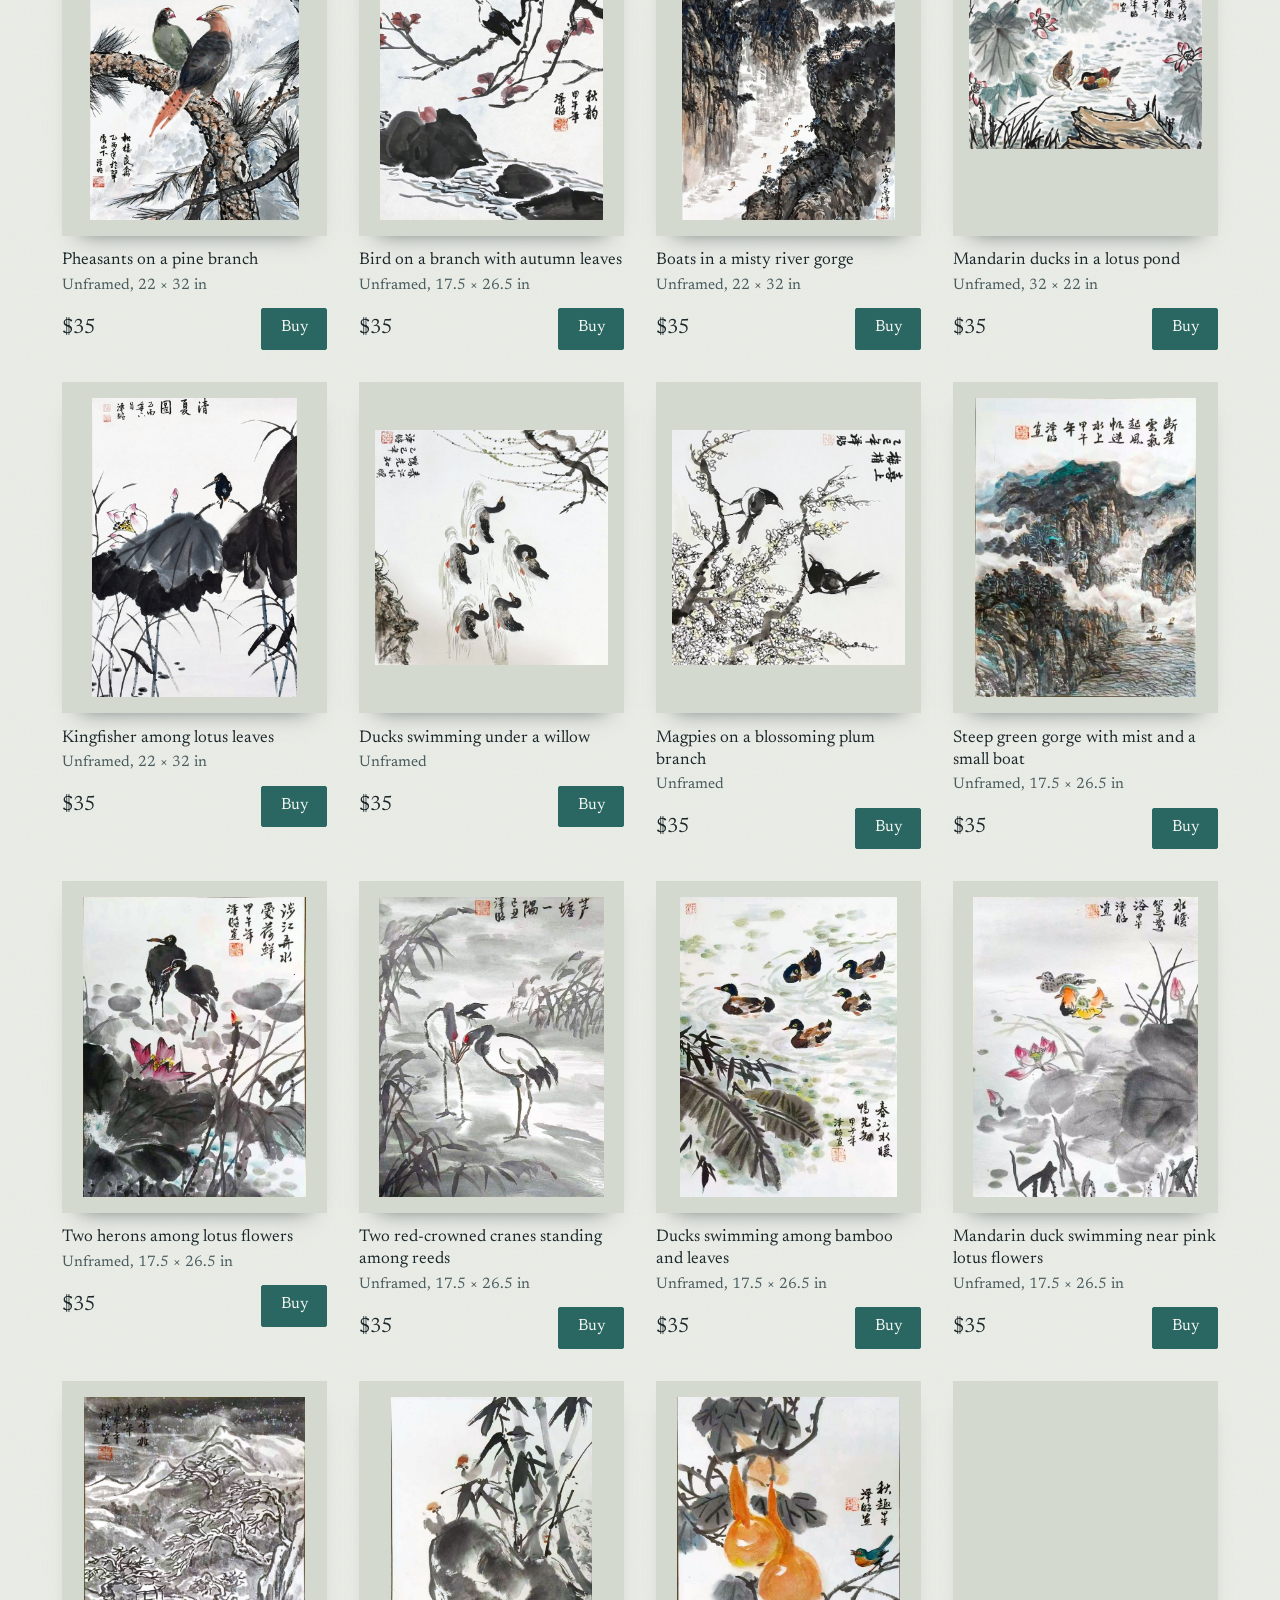
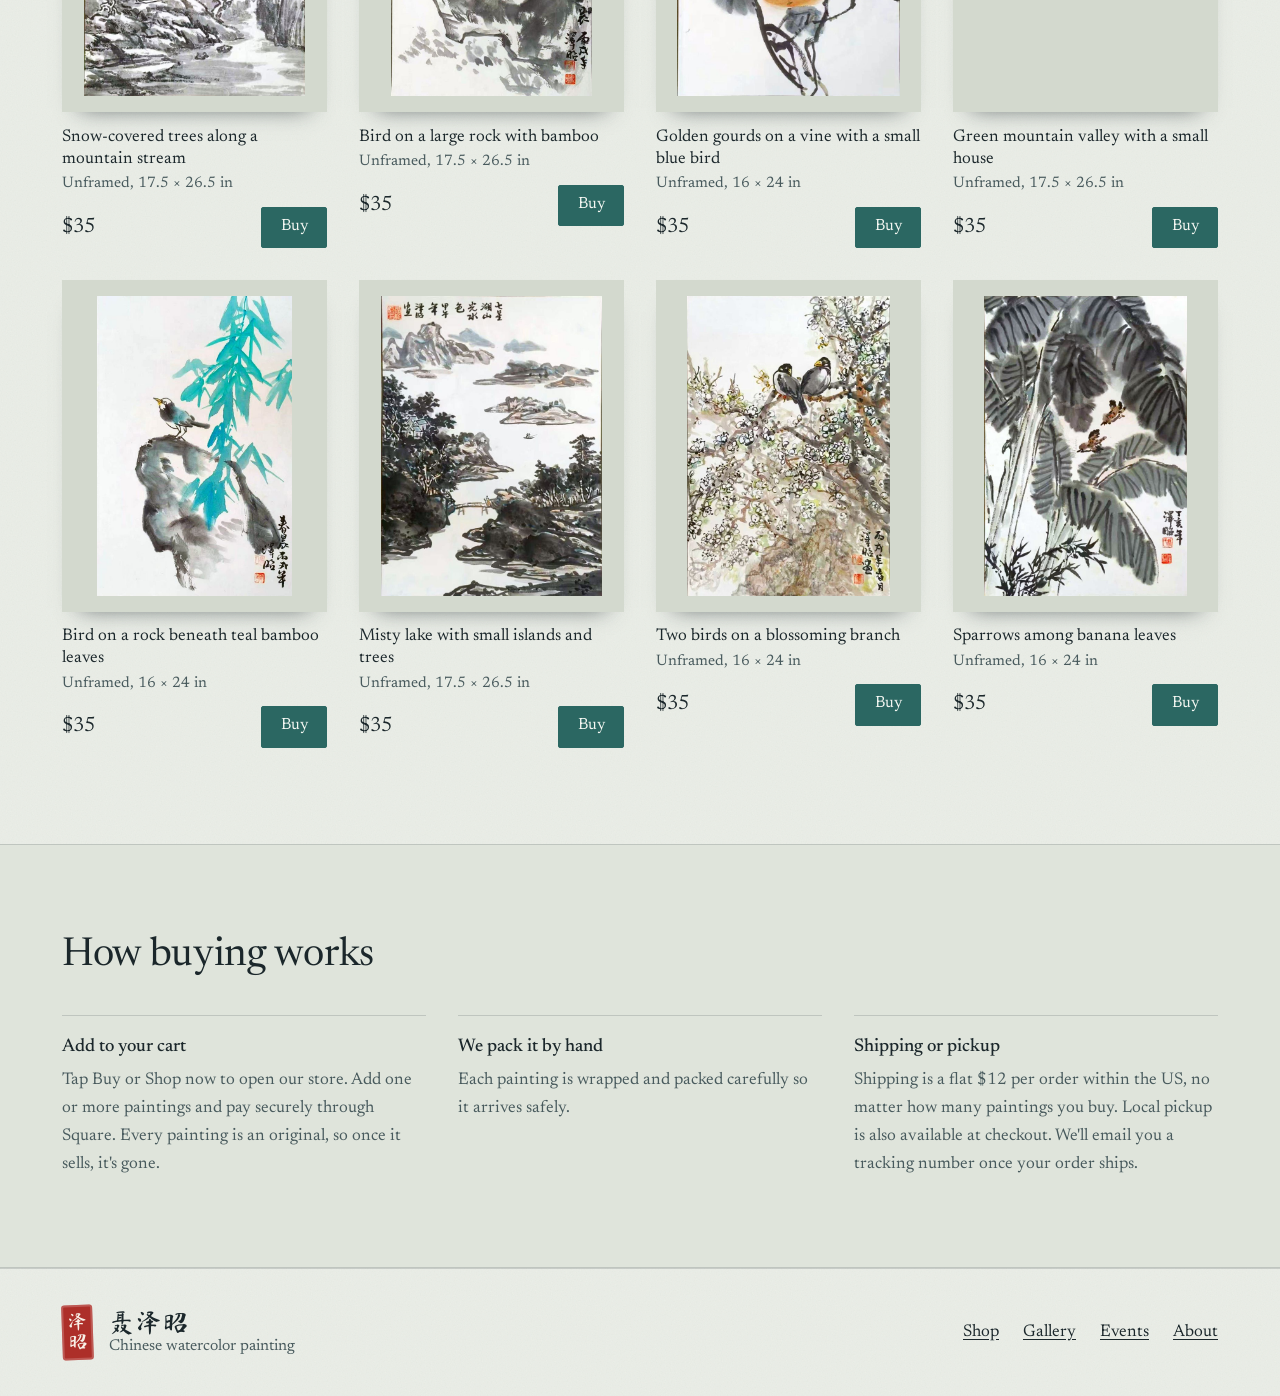
<file: shop.html>
<!doctype html>
<html lang="en">
<head>
<meta charset="utf-8">
<meta name="viewport" content="width=device-width, initial-scale=1, viewport-fit=cover">
<title>Shop – 聂泽昭</title>
<meta name="description" content="Buy original Chinese watercolor paintings by 聂泽昭. New paintings every week, shipped within the US for a flat $12.">
<meta name="theme-color" content="#ecefe8">
<meta property="og:type" content="website">
<meta property="og:title" content="Shop – 聂泽昭">
<meta property="og:description" content="Buy original Chinese watercolor paintings by 聂泽昭. New paintings every week, shipped within the US for a flat $12.">
<link rel="icon" href="favicon.svg" type="image/svg+xml">
<link rel="apple-touch-icon" href="apple-touch-icon.png">
<link rel="preconnect" href="https://fonts.googleapis.com">
<link rel="preconnect" href="https://fonts.gstatic.com" crossorigin>
<link rel="stylesheet" href="https://fonts.googleapis.com/css2?family=Newsreader:ital,opsz,wght@0,6..72,300..600;1,6..72,300..600&display=swap">
<link rel="stylesheet" href="https://fonts.googleapis.com/css2?family=Ma+Shan+Zheng&text=%E8%81%82%E6%B3%BD%E6%98%AD%E5%B7%B2%E5%94%AE&display=swap">
<link rel="stylesheet" href="style.css">
</head>
<body>
<a class="skip" href="#main">Skip to content</a>
<header class="site-header">
  <div class="wrap">
    <a class="brand" href="index.html" lang="zh" aria-label="聂泽昭, home">聂泽昭</a>
    <nav class="nav" aria-label="Main">
      <a href="index.html">Home</a>
      <a href="shop.html" aria-current="page">Shop</a>
      <a href="gallery.html">Gallery</a>
      <a href="events.html">Events</a>
      <a href="about.html">About</a>
    </nav>
  </div>
</header>
<main id="main">
  <div class="wrap page-head">
    <h1 class="page-title">Shop</h1>
    <p class="page-intro">Original paintings by <span lang="zh">聂泽昭</span>, each one of a kind. New paintings go up every week.</p>
  </div>
  <div class="wrap gallery-body">
    <div class="notice" data-site="shop-closed" hidden><p>Online checkout opens soon. Until then, you can see and buy these paintings in person at our events.</p></div>
    <div class="store-cta" data-site="store-cta" hidden>
      <p>Every painting below is available in our online store. Add as many as you like to one cart and check out once.</p>
      <a class="btn btn-solid" data-site="store-link" href="#">Shop now</a>
    </div>
    <p class="notice" data-site="charity" hidden></p>
    <div class="shop-tools" role="group" aria-label="Filter paintings">
      <button type="button" class="chip" data-filter="available" aria-pressed="true">Available</button>
      <button type="button" class="chip" data-filter="all" aria-pressed="false">Everything, including sold</button>
      <span class="sr" id="shop-count" aria-live="polite"></span>
    </div>
    <div class="product-grid" id="shop-grid" data-lightbox></div>
  </div>
  <section class="band band-deep" aria-labelledby="how-h">
    <div class="wrap">
      <div class="section-head"><h2 id="how-h">How buying works</h2></div>
      <ol class="how">
        <li><strong>Add to your cart</strong><p>Tap Buy or Shop now to open our store. Add one or more paintings and pay securely through Square. Every painting is an original, so once it sells, it's gone.</p></li>
        <li><strong>We pack it by hand</strong><p>Each painting is wrapped and packed carefully so it arrives safely.</p></li>
        <li><strong>Shipping or pickup</strong><p data-site="delivery">Shipping is a flat $12 per order within the US. Local pickup is also available at checkout.</p></li>
      </ol>
      <p data-site="contact" hidden></p>
    </div>
  </section>
</main>
<footer class="site-footer">
  <div class="wrap footer-grid">
    <div class="footer-id">
      <span class="seal seal-sm" lang="zh" aria-hidden="true"><span>泽</span><span>昭</span></span>
      <p><strong lang="zh">聂泽昭</strong>Chinese watercolor painting</p>
    </div>
    <nav class="footer-nav" aria-label="Footer">
      <a href="shop.html">Shop</a>
      <a href="gallery.html">Gallery</a>
      <a href="events.html">Events</a>
      <a href="about.html">About</a>
    </nav>
    <p class="footer-note" data-site="charity" hidden></p>
  </div>
</footer>
<script src="site-config.js"></script>
<script src="shop-data.js"></script>
<script src="main.js"></script>
</body>
</html>
</file>
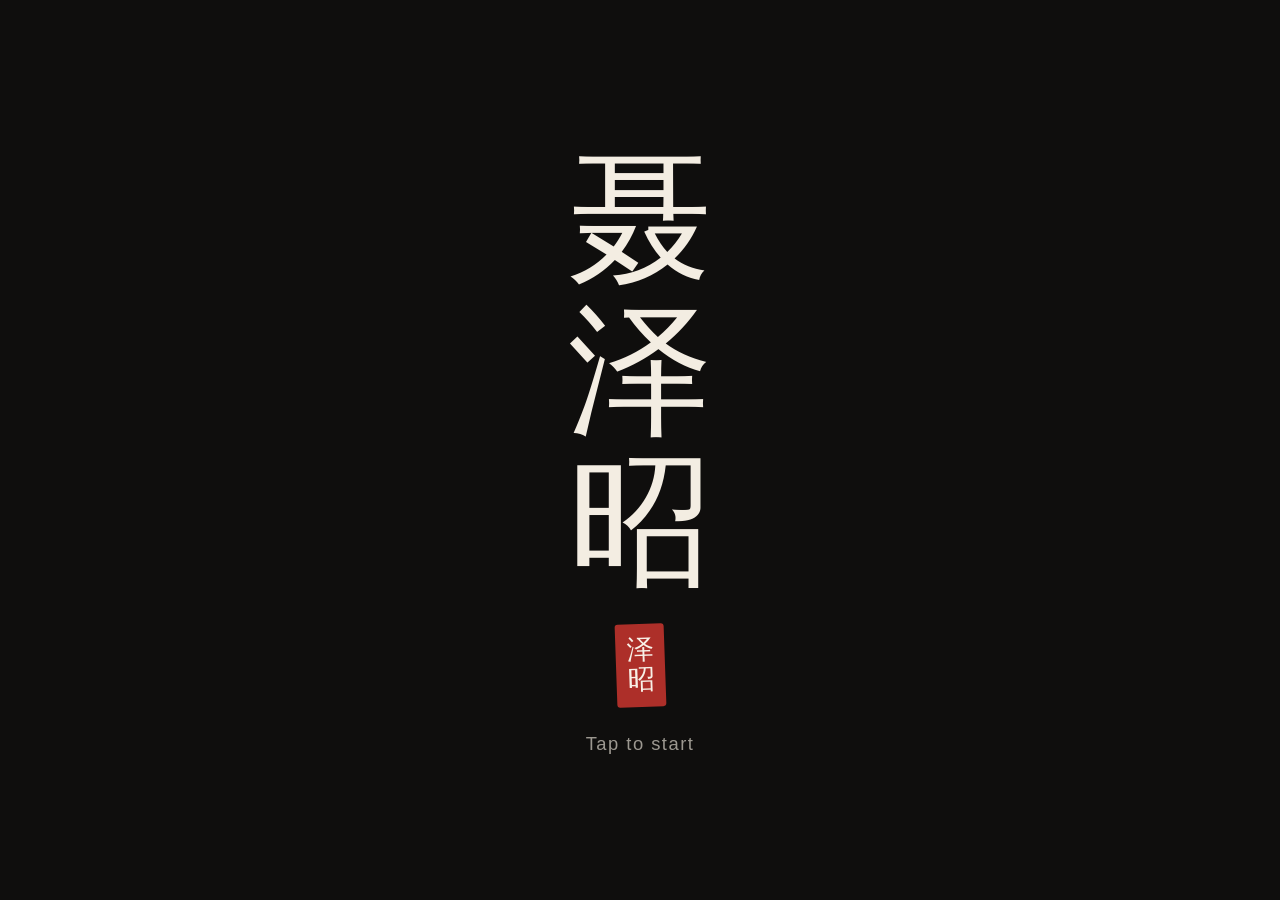
<file: slideshow.html>
<!doctype html>
<html lang="en">
<head>
<meta charset="utf-8">
<meta name="viewport" content="width=device-width, initial-scale=1, viewport-fit=cover, user-scalable=no">
<title>聂泽昭 – slideshow</title>
<meta name="theme-color" content="#0f0e0d">
<meta name="apple-mobile-web-app-capable" content="yes">
<meta name="mobile-web-app-capable" content="yes">
<meta name="apple-mobile-web-app-status-bar-style" content="black-translucent">
<meta name="apple-mobile-web-app-title" content="Paintings">
<link rel="manifest" href="manifest.webmanifest">
<link rel="apple-touch-icon" href="apple-touch-icon.png">
<link rel="icon" href="favicon.svg" type="image/svg+xml">
<meta name="robots" content="noindex">
<style>
:root{box-sizing:border-box;--bg:#0f0e0d;--fg:#f3ede2;--muted:rgba(243,237,226,.62);--chip:rgba(15,14,13,.55);--accent:#c9a96a;--seal:#ad2f29}
*{box-sizing:border-box;-webkit-tap-highlight-color:transparent;-webkit-user-select:none;user-select:none;-webkit-touch-callout:none}
html,body{height:100%;margin:0;background:var(--bg);color:var(--fg);overflow:hidden;overscroll-behavior:none;
  font-family:-apple-system,BlinkMacSystemFont,"Segoe UI","Helvetica Neue",Arial,sans-serif}
.stage{position:fixed;inset:0;touch-action:manipulation}
.layer{position:absolute;inset:0;width:100%;height:100%;object-fit:contain;
  padding:calc(3.5vmin + env(safe-area-inset-top,0px)) 3.5vmin calc(9vmin + env(safe-area-inset-bottom,0px));
  opacity:0;transition:opacity .8s ease;pointer-events:none}
.layer.on{opacity:1}
.nav{position:fixed;top:50%;transform:translateY(-50%);width:64px;height:64px;border-radius:50%;border:1px solid rgba(243,237,226,.28);
  background:var(--chip);color:var(--fg);font-size:30px;line-height:1;display:flex;align-items:center;justify-content:center;cursor:pointer;padding:0 0 4px;z-index:3}
.prev{left:max(14px,env(safe-area-inset-left,0px))}.next{right:max(14px,env(safe-area-inset-right,0px))}
.nav:active{background:rgba(201,169,106,.35)}
.bottom{position:fixed;left:0;right:0;bottom:0;z-index:3;padding:10px 24px calc(14px + env(safe-area-inset-bottom,0px));display:flex;align-items:center;justify-content:center;gap:14px;pointer-events:none}
.count{font-size:17px;letter-spacing:.12em;color:var(--muted);font-variant-numeric:tabular-nums}.count b{color:var(--accent);font-weight:600}
.state{font-size:15px;color:var(--muted);letter-spacing:.08em;opacity:0;transition:opacity .3s}.state.show{opacity:1}
.progress{position:fixed;left:0;bottom:0;height:3px;background:var(--accent);width:0;z-index:4}
.hint{position:fixed;top:calc(14px + env(safe-area-inset-top,0px));left:0;right:0;text-align:center;z-index:3;font-size:15px;color:var(--muted);letter-spacing:.06em;transition:opacity 1.2s;pointer-events:none}
.hint.gone{opacity:0}
.start{position:fixed;inset:0;z-index:10;background:var(--bg);display:flex;flex-direction:column;align-items:center;justify-content:center;gap:1.6rem;cursor:pointer;transition:opacity .6s}
.start.gone{opacity:0;pointer-events:none}
.start .name{display:flex;flex-direction:column;align-items:center;font-family:"Ma Shan Zheng","Kaiti SC","STKaiti","KaiTi","楷体",serif;font-size:clamp(4.5rem,16vmin,9rem);line-height:1.05}
.start .seal{display:flex;flex-direction:column;align-items:center;background:var(--seal);color:#f8f0e7;font-family:"Kaiti SC","STKaiti","KaiTi","楷体",serif;font-size:1.7rem;line-height:1.08;padding:.45em .4em;border-radius:3px;transform:rotate(-2deg)}
.start p{margin:0;color:var(--muted);font-size:1.15rem;letter-spacing:.08em}
.nosleep{position:fixed;width:1px;height:1px;opacity:.01;pointer-events:none;left:0;top:0}
@media (prefers-reduced-motion:reduce){.layer{transition:none}}
</style>
</head>
<body>
<div class="stage" id="stage">
  <img class="layer on" id="a" alt="Painting">
  <img class="layer" id="b" alt="Painting">
</div>
<button class="nav prev" id="prev" type="button" aria-label="Previous painting">&#8249;</button>
<button class="nav next" id="next" type="button" aria-label="Next painting">&#8250;</button>
<div class="hint" id="hint">Tap the arrows or swipe to browse &nbsp;&middot;&nbsp; tap the painting to pause</div>
<div class="bottom"><div class="count"><b id="cur">1</b> / <span id="tot">1</span></div><div class="state" id="state">Paused</div></div>
<div class="progress" id="bar"></div>
<video class="nosleep" id="nosleep" muted loop playsinline aria-hidden="true" tabindex="-1"
  src="[data-uri]"></video>
<div class="start" id="start" role="button" tabindex="0" aria-label="Tap to start the slideshow">
  <div class="name" lang="zh" aria-hidden="true"><span>聂</span><span>泽</span><span>昭</span></div>
  <div class="seal" lang="zh" aria-hidden="true"><span>泽</span><span>昭</span></div>
  <p>Tap to start</p>
</div>
<script>
(function () {
  'use strict';
  var FILES = ["n13", "n14", "n16", "n17", "n01", "n02", "n03", "n04", "n05", "n06", "n07", "n08", "n09", "n11", "n12", "2338", "2349", "2342", "2348", "2340", "2353", "2351", "2335", "2343", "2354", "2334", "2345", "2352"];
  var DIR = 'full-';
  var DWELL = 6000, RESUME_AFTER = 30000;
  var N = FILES.length;
  var A = document.getElementById('a'), B = document.getElementById('b');
  var cur = document.getElementById('cur'), bar = document.getElementById('bar');
  var stateEl = document.getElementById('state'), hint = document.getElementById('hint');
  var startEl = document.getElementById('start'), nosleep = document.getElementById('nosleep');
  document.getElementById('tot').textContent = N;
  var idx = 0, front = A, back = B, timer = null, paused = false, resumeT = null, token = 0, started = false, wl = null;

  function src(i) { return DIR + FILES[(i + N) % N] + '.jpg'; }
  function restartBar() {
    bar.style.transition = 'none'; bar.style.width = '0'; void bar.offsetWidth;
    if (!paused && started) { bar.style.transition = 'width ' + DWELL + 'ms linear'; bar.style.width = '100%'; }
  }
  function schedule() {
    clearTimeout(timer);
    if (!paused && started) timer = setTimeout(function () { show(idx + 1); }, DWELL);
    restartBar();
  }
  function show(i) {
    var my = ++token;
    idx = (i + N) % N;
    back.src = src(idx);
    var done = function () {
      if (my !== token) return;
      back.classList.add('on'); front.classList.remove('on');
      var t = front; front = back; back = t;
      cur.textContent = idx + 1;
      var pre = new Image(); pre.src = src(idx + 1);
      schedule();
    };
    if (back.decode) { back.decode().then(done, done); } else { back.onload = done; }
  }
  function setPaused(p) {
    paused = p; clearTimeout(resumeT);
    stateEl.classList.toggle('show', p);
    if (p) resumeT = setTimeout(function () { setPaused(false); }, RESUME_AFTER);
    schedule();
  }
  function go(d) { hint.classList.add('gone'); show(idx + d); }

  document.getElementById('next').addEventListener('click', function (e) { e.stopPropagation(); go(1); });
  document.getElementById('prev').addEventListener('click', function (e) { e.stopPropagation(); go(-1); });
  var stage = document.getElementById('stage'), sx = 0, sy = 0, st = 0;
  stage.addEventListener('pointerdown', function (e) { sx = e.clientX; sy = e.clientY; st = Date.now(); });
  stage.addEventListener('pointerup', function (e) {
    var dx = e.clientX - sx, dy = e.clientY - sy;
    if (Math.abs(dx) > 50 && Math.abs(dx) > Math.abs(dy)) go(dx < 0 ? 1 : -1);
    else if (Math.abs(dx) < 12 && Math.abs(dy) < 12 && Date.now() - st < 500) { hint.classList.add('gone'); setPaused(!paused); }
  });
  document.addEventListener('keydown', function (e) {
    if (!started) return;
    if (e.key === 'ArrowRight') go(1); else if (e.key === 'ArrowLeft') go(-1);
    else if (e.key === ' ') { e.preventDefault(); setPaused(!paused); }
  });

  /* keep the screen awake: Wake Lock where available, plus a tiny hidden looping video as a fallback */
  function keepAwake() {
    try { if ('wakeLock' in navigator) navigator.wakeLock.request('screen').then(function (l) { wl = l; }, function () {}); } catch (e) {}
    try { var p = nosleep.play(); if (p && p.catch) p.catch(function () {}); } catch (e) {}
  }
  document.addEventListener('visibilitychange', function () { if (document.visibilityState === 'visible' && started) keepAwake(); });

  function begin() {
    if (started) return;
    started = true;
    startEl.classList.add('gone');
    keepAwake();
    try { var d = document.documentElement; var rf = d.requestFullscreen || d.webkitRequestFullscreen; if (rf) { var r = rf.call(d); if (r && r.catch) r.catch(function () {}); } } catch (e) {}
    setTimeout(function () { hint.classList.add('gone'); }, 9000);
    schedule();
  }
  startEl.addEventListener('click', begin);
  startEl.addEventListener('keydown', function (e) { if (e.key === 'Enter' || e.key === ' ') { e.preventDefault(); begin(); } });

  A.src = src(0);
  if ('serviceWorker' in navigator) { window.addEventListener('load', function () { navigator.serviceWorker.register('sw.js').catch(function () {}); }); }
})();
</script>
</body>
</html>
</file>
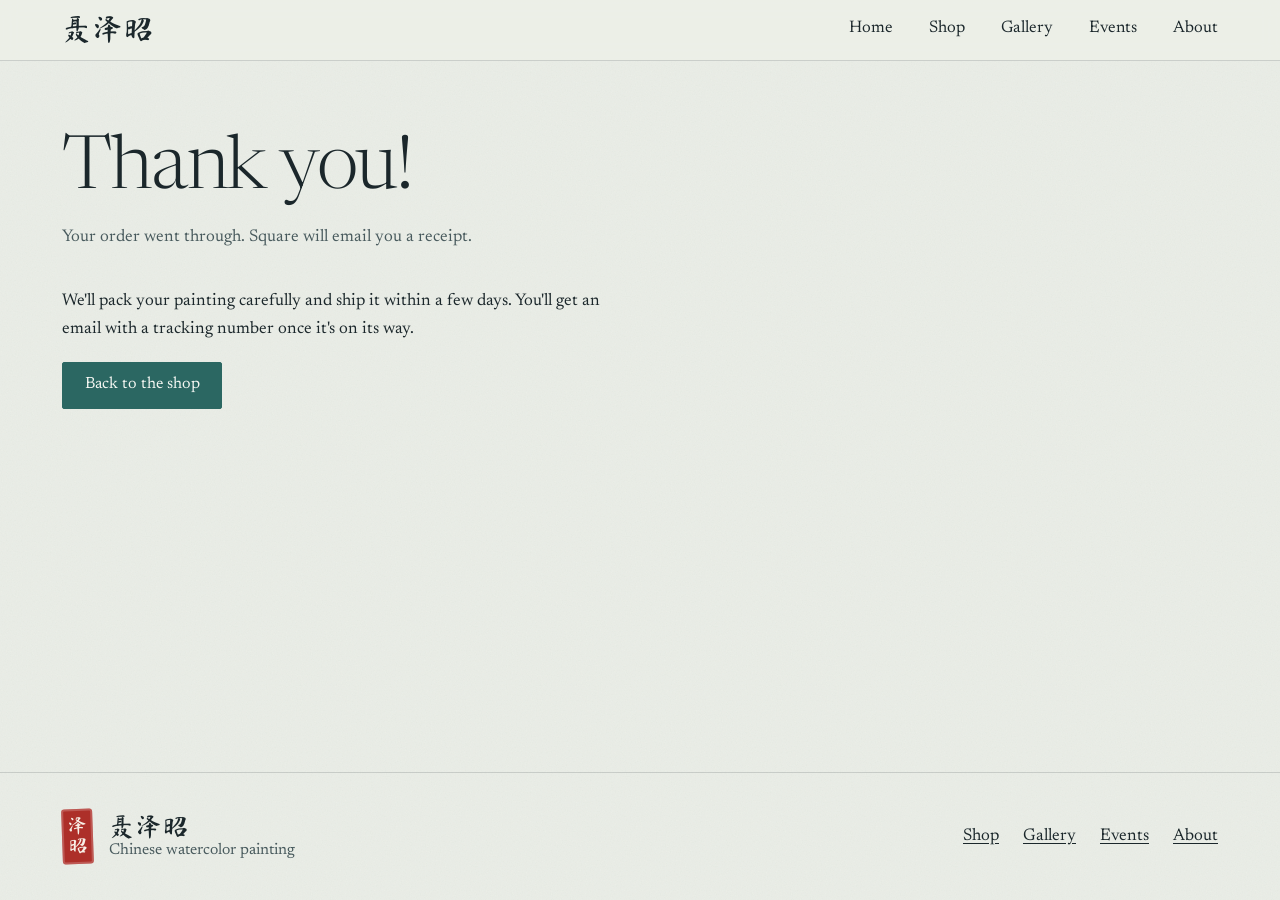
<file: thanks.html>
<!doctype html>
<html lang="en">
<head>
<meta charset="utf-8">
<meta name="viewport" content="width=device-width, initial-scale=1, viewport-fit=cover">
<title>Thank you – 聂泽昭</title>
<meta name="description" content="Thank you for your order.">
<meta name="theme-color" content="#ecefe8">
<meta property="og:type" content="website">
<meta property="og:title" content="Thank you – 聂泽昭">
<meta property="og:description" content="Thank you for your order.">
<link rel="icon" href="favicon.svg" type="image/svg+xml">
<link rel="apple-touch-icon" href="apple-touch-icon.png">
<link rel="preconnect" href="https://fonts.googleapis.com">
<link rel="preconnect" href="https://fonts.gstatic.com" crossorigin>
<link rel="stylesheet" href="https://fonts.googleapis.com/css2?family=Newsreader:ital,opsz,wght@0,6..72,300..600;1,6..72,300..600&display=swap">
<link rel="stylesheet" href="https://fonts.googleapis.com/css2?family=Ma+Shan+Zheng&text=%E8%81%82%E6%B3%BD%E6%98%AD%E5%B7%B2%E5%94%AE&display=swap">
<link rel="stylesheet" href="style.css">
</head>
<body>
<a class="skip" href="#main">Skip to content</a>
<header class="site-header">
  <div class="wrap">
    <a class="brand" href="index.html" lang="zh" aria-label="聂泽昭, home">聂泽昭</a>
    <nav class="nav" aria-label="Main">
      <a href="index.html">Home</a>
      <a href="shop.html">Shop</a>
      <a href="gallery.html">Gallery</a>
      <a href="events.html">Events</a>
      <a href="about.html">About</a>
    </nav>
  </div>
</header>
<main id="main">
  <div class="wrap page-head">
    <h1 class="page-title">Thank you!</h1>
    <p class="page-intro">Your order went through. Square will email you a receipt.</p>
  </div>
  <div class="wrap events-body">
    <div class="prose">
      <p>We'll pack your painting carefully and ship it within a few days. You'll get an email with a tracking number once it's on its way.</p>
      <p data-site="contact" hidden></p>
      <p><a class="btn btn-solid" href="shop.html">Back to the shop</a></p>
    </div>
  </div>
</main>
<footer class="site-footer">
  <div class="wrap footer-grid">
    <div class="footer-id">
      <span class="seal seal-sm" lang="zh" aria-hidden="true"><span>泽</span><span>昭</span></span>
      <p><strong lang="zh">聂泽昭</strong>Chinese watercolor painting</p>
    </div>
    <nav class="footer-nav" aria-label="Footer">
      <a href="shop.html">Shop</a>
      <a href="gallery.html">Gallery</a>
      <a href="events.html">Events</a>
      <a href="about.html">About</a>
    </nav>
    <p class="footer-note" data-site="charity" hidden></p>
  </div>
</footer>
<script src="site-config.js"></script>
<script src="main.js"></script>
</body>
</html>
</file>
<file: style.css>
/* 聂泽昭 – Chinese watercolor painting. Site styles. */
:root{
  --paper:#ecefe8;
  --paper-deep:#dfe4db;
  --mat:#d3d9ce;
  --ink:#1b272b;
  --ink-soft:#485a5d;
  --line:rgba(27,39,43,.16);
  --jade:#2b6762;
  --jade-deep:#1d4c48;
  --seal:#ad2f29;
  --brush:"Ma Shan Zheng","Kaiti SC","STKaiti","KaiTi","楷体",serif;
  --serif:"Newsreader","Iowan Old Style","Palatino Linotype",Palatino,Georgia,serif;
  --pad:clamp(1.1rem,4.5vw,3.25rem);
  --max:1260px;
  --gap:clamp(.7rem,1.6vw,1.25rem);
}
*,*::before,*::after{box-sizing:border-box}
html{-webkit-text-size-adjust:100%;scroll-behavior:smooth}
@media (prefers-reduced-motion:reduce){html{scroll-behavior:auto}}
body{
  margin:0;color:var(--ink);font-family:var(--serif);font-size:1.0625rem;line-height:1.65;
  font-optical-sizing:auto;-webkit-font-smoothing:antialiased;
  display:flex;flex-direction:column;min-height:100vh;min-height:100dvh;
  background-color:var(--paper);
  background-image:url("data:image/svg+xml,%3Csvg xmlns='http://www.w3.org/2000/svg' width='240' height='240'%3E%3Cfilter id='n'%3E%3CfeTurbulence type='fractalNoise' baseFrequency='.8' numOctaves='2' stitchTiles='stitch'/%3E%3CfeColorMatrix values='0 0 0 0 .1 0 0 0 0 .16 0 0 0 0 .17 0 0 0 .055 0'/%3E%3C/filter%3E%3Crect width='100%25' height='100%25' filter='url(%23n)'/%3E%3C/svg%3E");
}
main{flex:1 0 auto}
img,video{max-width:100%}
a{color:var(--jade);text-underline-offset:.2em}
a:hover{color:var(--jade-deep)}
:focus-visible{outline:3px solid var(--jade);outline-offset:3px}
.sr{position:absolute;width:1px;height:1px;overflow:hidden;clip:rect(0 0 0 0);white-space:nowrap}
.skip{position:absolute;left:1rem;top:-4rem;background:var(--ink);color:#fff;padding:.6rem 1rem;z-index:60}
.skip:focus{top:1rem}
.wrap{width:100%;max-width:var(--max);margin-inline:auto;padding-inline:var(--pad)}

/* header */
.site-header{position:sticky;top:0;z-index:20;background:rgba(236,239,232,.93);-webkit-backdrop-filter:blur(8px);backdrop-filter:blur(8px);border-bottom:1px solid var(--line);padding-top:env(safe-area-inset-top,0px)}
.site-header .wrap{display:flex;align-items:center;justify-content:space-between;gap:1rem;min-height:3.75rem}
.brand{font-family:var(--brush);font-size:1.85rem;line-height:1;color:var(--ink);text-decoration:none;letter-spacing:.04em}
.brand:hover{color:var(--ink)}
.nav{display:flex;gap:clamp(1.1rem,3.5vw,2.25rem)}
.nav a{color:var(--ink);text-decoration:none;padding:.5rem 0;border-bottom:2px solid transparent;font-size:1.05rem}
.nav a:hover{border-bottom-color:var(--line)}
.nav a[aria-current="page"]{border-bottom-color:var(--jade)}

/* seal (artist's chop) */
.seal{display:inline-flex;flex-direction:column;align-items:center;justify-content:center;background:var(--seal);color:#f8f0e7;font-family:var(--brush);line-height:1.08;border-radius:3px;transform:rotate(-2deg);box-shadow:inset 0 0 0 2px rgba(255,255,255,.2)}
.seal span{display:block}
.seal-lg{font-size:clamp(1.7rem,2.6vw,2.5rem);padding:.45em .4em}
.seal-sm{font-size:1.2rem;padding:.35em .32em}

/* hero */
.hero{padding-block:clamp(1.5rem,4.5vw,3.75rem) clamp(2rem,6vw,5rem)}
.hero-grid{
  display:grid;grid-template-columns:auto minmax(0,1fr) auto;grid-template-areas:"name copy frame";
  gap:clamp(1.25rem,4.2vw,4rem);align-items:stretch;
}
.hero-name{grid-area:name;display:flex;flex-direction:column;align-items:center;justify-content:space-between;gap:1.5rem}
.name-v{display:flex;flex-direction:column;align-items:center;font-family:var(--brush);font-weight:400;font-size:clamp(4.4rem,9.4vw,9rem);line-height:1.04;margin:0}
.name-v .chars{display:flex;flex-direction:column;align-items:center}
.name-v .chars span{display:block}
.hero-copy{grid-area:copy;align-self:center;max-width:27rem}
.descriptor{font-size:clamp(1.9rem,3.6vw,3rem);line-height:1.12;font-weight:300;letter-spacing:-.012em;margin:0 0 1.1rem}
.lead{color:var(--ink-soft);margin:0 0 1.75rem;max-width:25rem}
.actions{display:flex;flex-wrap:wrap;gap:.75rem}
.btn{display:inline-block;padding:.8rem 1.35rem;border:1.5px solid var(--jade);border-radius:2px;text-decoration:none;font-size:1.02rem;line-height:1.2;min-height:2.75rem}
.btn-solid{background:var(--jade);color:#f4f7f2}
.btn-solid:hover{background:var(--jade-deep);border-color:var(--jade-deep);color:#fff}
.btn-line{color:var(--jade)}
.btn-line:hover{background:rgba(43,103,98,.09)}
.frame{
  grid-area:frame;position:relative;height:min(76vh,740px);aspect-ratio:5/7;background:var(--mat);
  padding:clamp(.5rem,1.2vw,.9rem);box-shadow:0 22px 40px -26px rgba(27,39,43,.6),0 0 0 1px var(--line);
}
.frame-stack{position:relative;width:100%;height:100%;overflow:hidden}
.frame-stack img{position:absolute;inset:0;width:100%;height:100%;object-fit:contain;opacity:0;transition:opacity 1.6s ease}
.frame-stack img.is-on{opacity:1}

/* sections */
.band{padding-block:clamp(2.5rem,7vw,5.5rem)}
.band-deep{background:var(--paper-deep);border-block:1px solid var(--line)}
.section-head{display:flex;justify-content:space-between;align-items:baseline;gap:.75rem 1.5rem;flex-wrap:wrap;margin-bottom:clamp(1.25rem,3vw,2.25rem)}
h2{font-weight:400;font-size:clamp(1.75rem,3.6vw,2.5rem);line-height:1.15;letter-spacing:-.008em;margin:0}

/* paintings grid */
.masonry{display:flex;gap:var(--gap);align-items:flex-start}
.masonry .col{flex:1 1 0;min-width:0;display:flex;flex-direction:column;gap:var(--gap)}
.art{margin:0}
.art a{display:block;background:var(--mat);box-shadow:0 14px 22px -18px rgba(27,39,43,.7);line-height:0}
.art img{display:block;width:100%;height:auto;transition:filter .2s ease}
.art a:hover img{filter:brightness(1.04) saturate(1.05)}
.art a:focus-visible{outline-offset:4px}

/* video */
.watch{display:grid;grid-template-columns:minmax(0,1fr) auto;gap:clamp(1.5rem,5vw,5rem);align-items:center}
.watch p{color:var(--ink-soft);max-width:26rem;margin:.9rem 0 0}
.video-frame{background:#101617;box-shadow:0 22px 40px -26px rgba(27,39,43,.7)}
.video-frame video{display:block;height:min(78vh,640px);aspect-ratio:9/16;background:#101617}

/* page headings */
.page-head{padding-block:clamp(2rem,6vw,4.5rem) clamp(1.25rem,3vw,2.25rem)}
h1.page-title{font-weight:300;font-size:clamp(2.6rem,7vw,4.6rem);line-height:1.04;letter-spacing:-.02em;margin:0 0 .9rem}
.page-intro{color:var(--ink-soft);max-width:34rem;margin:0}
.gallery-body{padding-bottom:clamp(3rem,8vw,6rem)}

/* events */
.events{list-style:none;margin:0;padding:0;border-top:1px solid var(--line)}
.event{display:grid;grid-template-columns:5.5rem minmax(0,1fr);gap:1.25rem clamp(1rem,3vw,2.5rem);padding:1.6rem 0;border-bottom:1px solid var(--line)}
.event-date{text-align:left;line-height:1.05}
.event-date .m{display:block;font-size:1.05rem;color:var(--ink-soft)}
.event-date .d{display:block;font-size:2.7rem;font-weight:300;letter-spacing:-.02em}
.event-date .r{display:block;font-size:.95rem;color:var(--ink-soft);margin-top:.25rem}
.event h3{font-weight:500;font-size:1.4rem;line-height:1.25;margin:0 0 .3rem}
.event p{margin:.15rem 0;color:var(--ink-soft)}
.event .links{margin-top:.6rem;display:flex;gap:1.25rem;flex-wrap:wrap}
.events-empty{border:1.5px dashed var(--line);padding:clamp(1.5rem,5vw,3rem);max-width:36rem}
.events-empty p{margin:0}
.events-empty strong{font-weight:500;font-size:1.25rem;display:block;margin-bottom:.35rem}
details.past{margin-top:2.5rem}
details.past summary{cursor:pointer;font-size:1.15rem;padding:.5rem 0}
details.past .event{opacity:.72}
.events-body{padding-bottom:clamp(3rem,8vw,6rem)}

/* footer */
.site-footer{border-top:1px solid var(--line);padding-block:2.25rem calc(2.25rem + env(safe-area-inset-bottom,0px))}
.footer-grid{display:flex;flex-wrap:wrap;gap:1.25rem 2.5rem;align-items:center;justify-content:space-between}
.footer-id{display:flex;align-items:center;gap:1rem}
.footer-id p{margin:0;color:var(--ink-soft);font-size:.98rem;line-height:1.4}
.footer-id strong{display:block;font-family:var(--brush);font-weight:400;font-size:1.6rem;line-height:1.1;color:var(--ink);letter-spacing:.04em}
.footer-nav{display:flex;gap:1.5rem;flex-wrap:wrap}
.footer-nav a{color:var(--ink)}

/* lightbox */
.lb{position:fixed;inset:0;z-index:100;background:rgba(14,20,22,.975);display:flex;align-items:center;justify-content:center;padding:env(safe-area-inset-top,0px) env(safe-area-inset-right,0px) env(safe-area-inset-bottom,0px) env(safe-area-inset-left,0px)}
.lb[hidden]{display:none}
.lb-stage{max-width:min(92vw,1100px);max-height:86vh;display:flex;align-items:center;justify-content:center;touch-action:pan-y}
.lb-stage img{max-width:100%;max-height:86vh;width:auto;height:auto;display:block;box-shadow:0 20px 60px rgba(0,0,0,.5);background:var(--mat)}
.lb button{position:absolute;width:3.1rem;height:3.1rem;border-radius:50%;border:1px solid rgba(255,255,255,.3);background:rgba(20,28,30,.6);color:#f2f4ef;font-size:1.7rem;line-height:1;cursor:pointer;display:flex;align-items:center;justify-content:center;padding:0 0 .2rem;font-family:var(--serif)}
.lb button:hover{background:rgba(255,255,255,.16)}
.lb button:focus-visible{outline-color:#fff}
.lb-close{top:max(.9rem,env(safe-area-inset-top,0px));right:max(.9rem,env(safe-area-inset-right,0px));font-size:1.5rem}
.lb-prev{left:max(.7rem,env(safe-area-inset-left,0px));top:50%;transform:translateY(-50%)}
.lb-next{right:max(.7rem,env(safe-area-inset-right,0px));top:50%;transform:translateY(-50%)}
.lb-count{position:absolute;bottom:max(.9rem,env(safe-area-inset-bottom,0px));left:0;right:0;text-align:center;color:rgba(242,244,239,.75);font-size:.95rem;font-variant-numeric:tabular-nums}

/* small screens */
@media (max-width:820px){
  .hero-grid{grid-template-columns:auto minmax(0,1fr);grid-template-areas:"name frame" "copy copy";align-items:start}
  .name-v{font-size:clamp(3.4rem,15vw,5.2rem)}
  .hero-name{justify-content:flex-start}
  .frame{height:auto;width:100%}
  .hero-copy{max-width:none}
  .watch{grid-template-columns:1fr;justify-items:start}
  .video-frame{width:min(100%,380px);justify-self:center}
  .video-frame video{height:auto;width:100%}
}
@media (max-width:560px){
  .event{grid-template-columns:4.2rem minmax(0,1fr)}
  .event-date .d{font-size:2.2rem}
  .lb-prev,.lb-next{top:auto;bottom:max(.8rem,env(safe-area-inset-bottom,0px));transform:none}
  .lb-prev{left:1rem}
  .lb-next{right:1rem}
  .lb-stage{max-height:78vh}
  .lb-stage img{max-height:78vh}
}
@media (prefers-reduced-motion:reduce){
  .frame-stack img{transition:none}
}

/* ===== v2: shop, about, header on small screens ===== */
.product-grid{display:grid;grid-template-columns:repeat(auto-fill,minmax(min(100%,230px),1fr));gap:clamp(1.1rem,2.6vw,2rem)}
.product{margin:0;display:flex;flex-direction:column}
.product[hidden]{display:none}
.product .shot{position:relative;display:block;aspect-ratio:4/5;background:var(--mat);box-shadow:0 14px 22px -18px rgba(27,39,43,.7);line-height:0;overflow:hidden}
.product .shot img{width:100%;height:100%;object-fit:contain;padding:6%;transition:filter .2s ease}
.product .shot:hover img{filter:brightness(1.04)}
.product figcaption{padding-top:.85rem;display:flex;flex-direction:column;gap:.1rem}
.product .t{font-size:1.06rem;line-height:1.3}
.product .meta{color:var(--ink-soft);font-size:.95rem}
.product .row{display:flex;align-items:center;justify-content:space-between;gap:.75rem;margin-top:.55rem;min-height:2.6rem}
.product .price{font-size:1.3rem;font-variant-numeric:lining-nums}
.product .soon{color:var(--ink-soft);font-size:.95rem}
.btn-buy{padding:.55rem 1.15rem;min-height:2.6rem}
.tag-new{position:absolute;top:.65rem;left:.65rem;background:var(--jade);color:#f4f7f2;font-size:.82rem;padding:.25rem .6rem;border-radius:2px;line-height:1.3}
.stamp{display:none;position:absolute;right:9%;bottom:8%;flex-direction:column;align-items:center;background:var(--seal);color:#f8f0e7;font-family:var(--brush);font-size:1.25rem;line-height:1.08;padding:.4em .32em;border-radius:3px;transform:rotate(-6deg);box-shadow:inset 0 0 0 2px rgba(255,255,255,.2)}
.stamp span{display:block}
.product.is-sold .stamp{display:flex}
.product.is-sold .shot img{opacity:.55;filter:grayscale(.35)}
.product.is-sold .price{color:var(--ink-soft);text-decoration:line-through}
.shop-tools{display:flex;gap:.6rem;margin-bottom:1.6rem;flex-wrap:wrap}
.chip{border:1.5px solid var(--line);background:transparent;padding:.45rem 1rem;border-radius:999px;font:inherit;font-size:.98rem;color:var(--ink);cursor:pointer;min-height:2.5rem}
.chip[aria-pressed="true"]{background:var(--ink);color:var(--paper);border-color:var(--ink)}
.notice{border-left:3px solid var(--jade);background:rgba(43,103,98,.07);padding:1rem 1.25rem;margin:0 0 1.75rem;max-width:46rem}
.notice p{margin:0}
.shop-empty{color:var(--ink-soft)}
.how{list-style:none;padding:0;margin:0;display:grid;grid-template-columns:repeat(auto-fit,minmax(min(100%,240px),1fr));gap:1.25rem 2rem}
.how li{border-top:1px solid var(--line);padding-top:1rem}
.how strong{display:block;font-weight:500;font-size:1.15rem;margin-bottom:.3rem}
.how p{margin:0;color:var(--ink-soft)}
.about-grid{display:grid;grid-template-columns:minmax(0,1.15fr) minmax(0,.85fr);gap:clamp(1.5rem,5vw,4.5rem);align-items:start}
.prose p{max-width:36rem;margin:0 0 1.1rem}
.prose h2{margin:2.5rem 0 .8rem}
.prose h2:first-child{margin-top:0}
.about-art{background:var(--mat);padding:clamp(.5rem,1.2vw,.9rem);box-shadow:0 22px 40px -26px rgba(27,39,43,.6)}
.about-art img{display:block;width:100%;height:auto}
.charity-box{border:1.5px solid var(--line);padding:1.25rem 1.4rem;max-width:36rem;margin-top:.5rem}
.charity-box p{margin:0 0 .4rem}
.charity-box p:last-child{margin:0}
.footer-note{width:100%;color:var(--ink-soft);font-size:.95rem;margin:0}
[data-site][hidden]{display:none}
@media (max-width:820px){.about-grid{grid-template-columns:1fr}.about-art{max-width:420px}}
@media (max-width:600px){
  .site-header .wrap{flex-wrap:wrap;gap:.1rem 1rem;padding-block:.45rem .1rem}
  .nav{width:100%;justify-content:space-between;gap:.5rem}
  .nav a{font-size:1rem;padding:.4rem 0}
}
@media (max-width:600px){
  .product-grid{grid-template-columns:repeat(2,minmax(0,1fr));gap:1.1rem .8rem}
  .product .t{font-size:.98rem}
  .product .meta,.product .soon{font-size:.88rem}
  .product .price{font-size:1.12rem}
  .product .row{flex-wrap:wrap;gap:.4rem}
  .btn-buy{padding:.5rem .95rem}
  .tag-new{font-size:.74rem;top:.45rem;left:.45rem}
  .stamp{font-size:1rem}
}

.tag-special{background:var(--seal)}

.store-cta{display:flex;flex-wrap:wrap;align-items:center;justify-content:space-between;gap:1rem 2rem;border:1.5px solid var(--jade);background:rgba(43,103,98,.06);padding:1.1rem 1.4rem;margin:0 0 1.75rem}
.store-cta p{margin:0;max-width:40rem}
</file>
